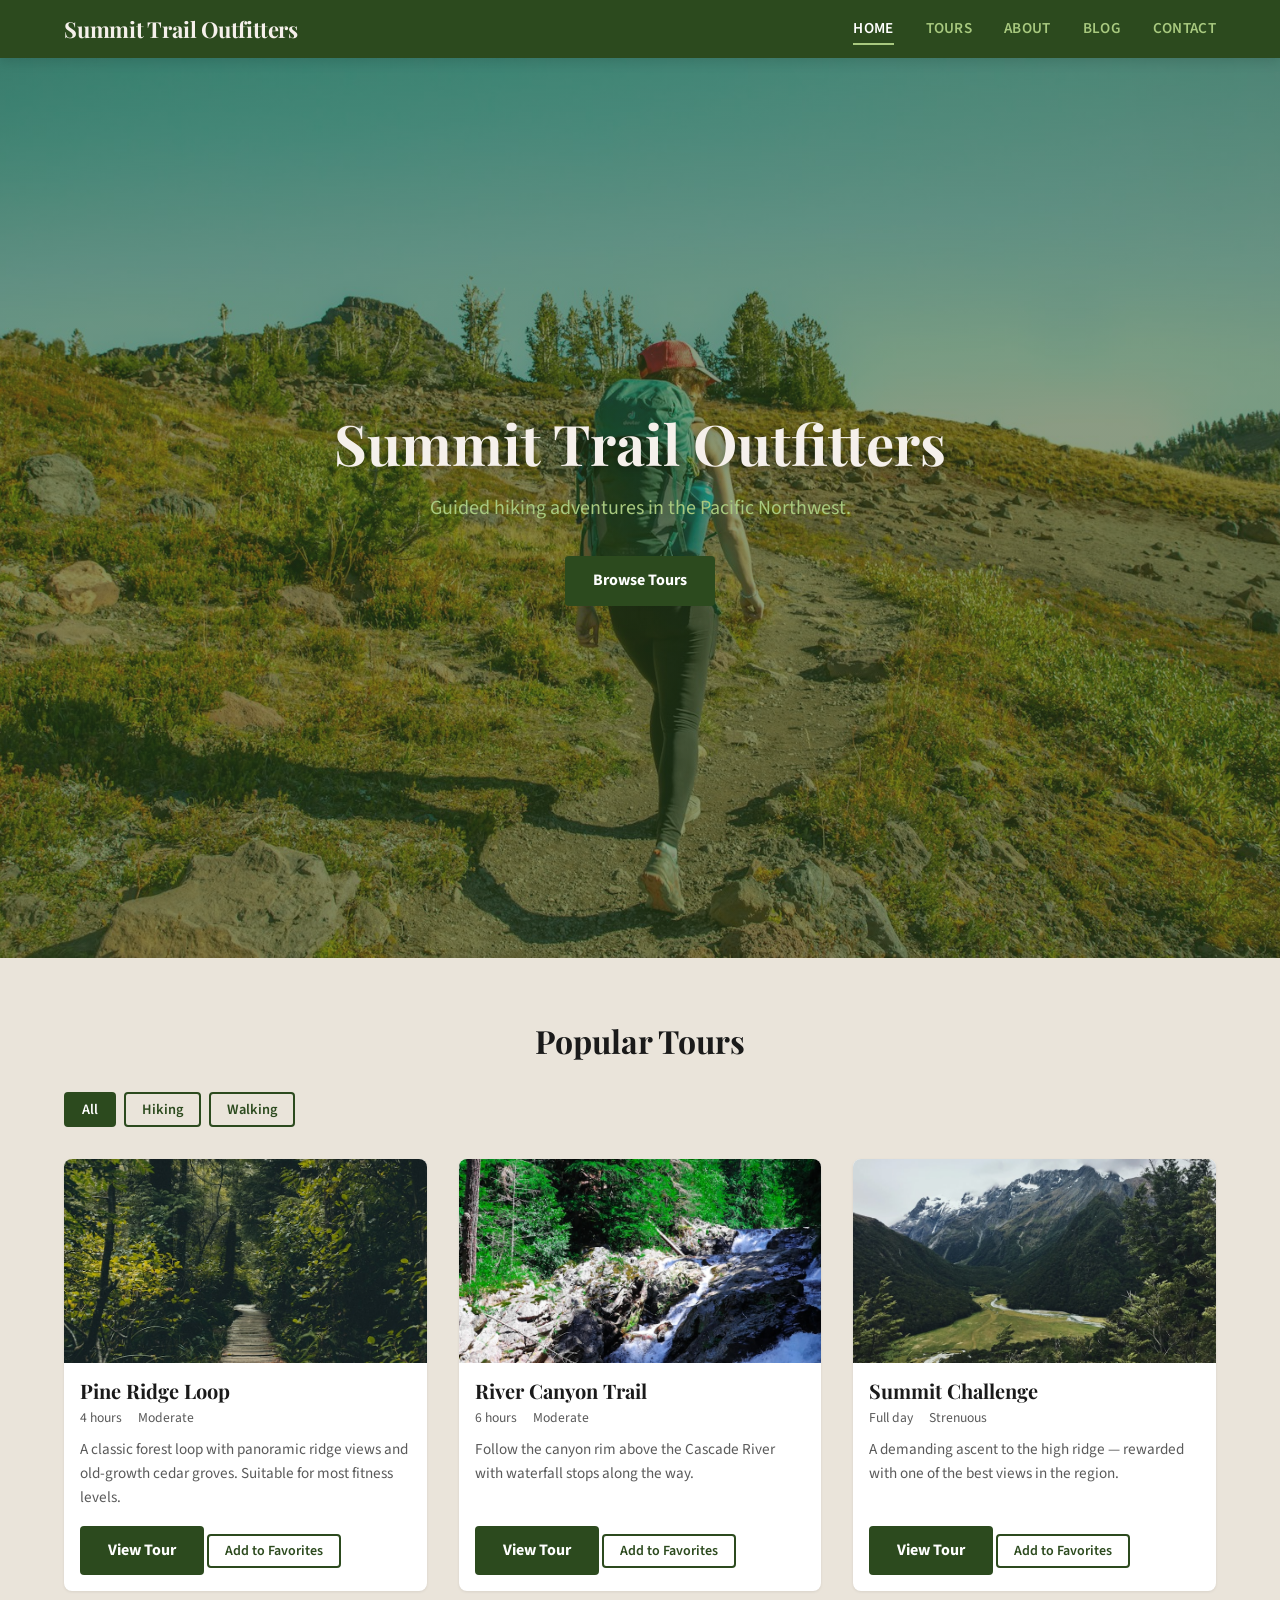
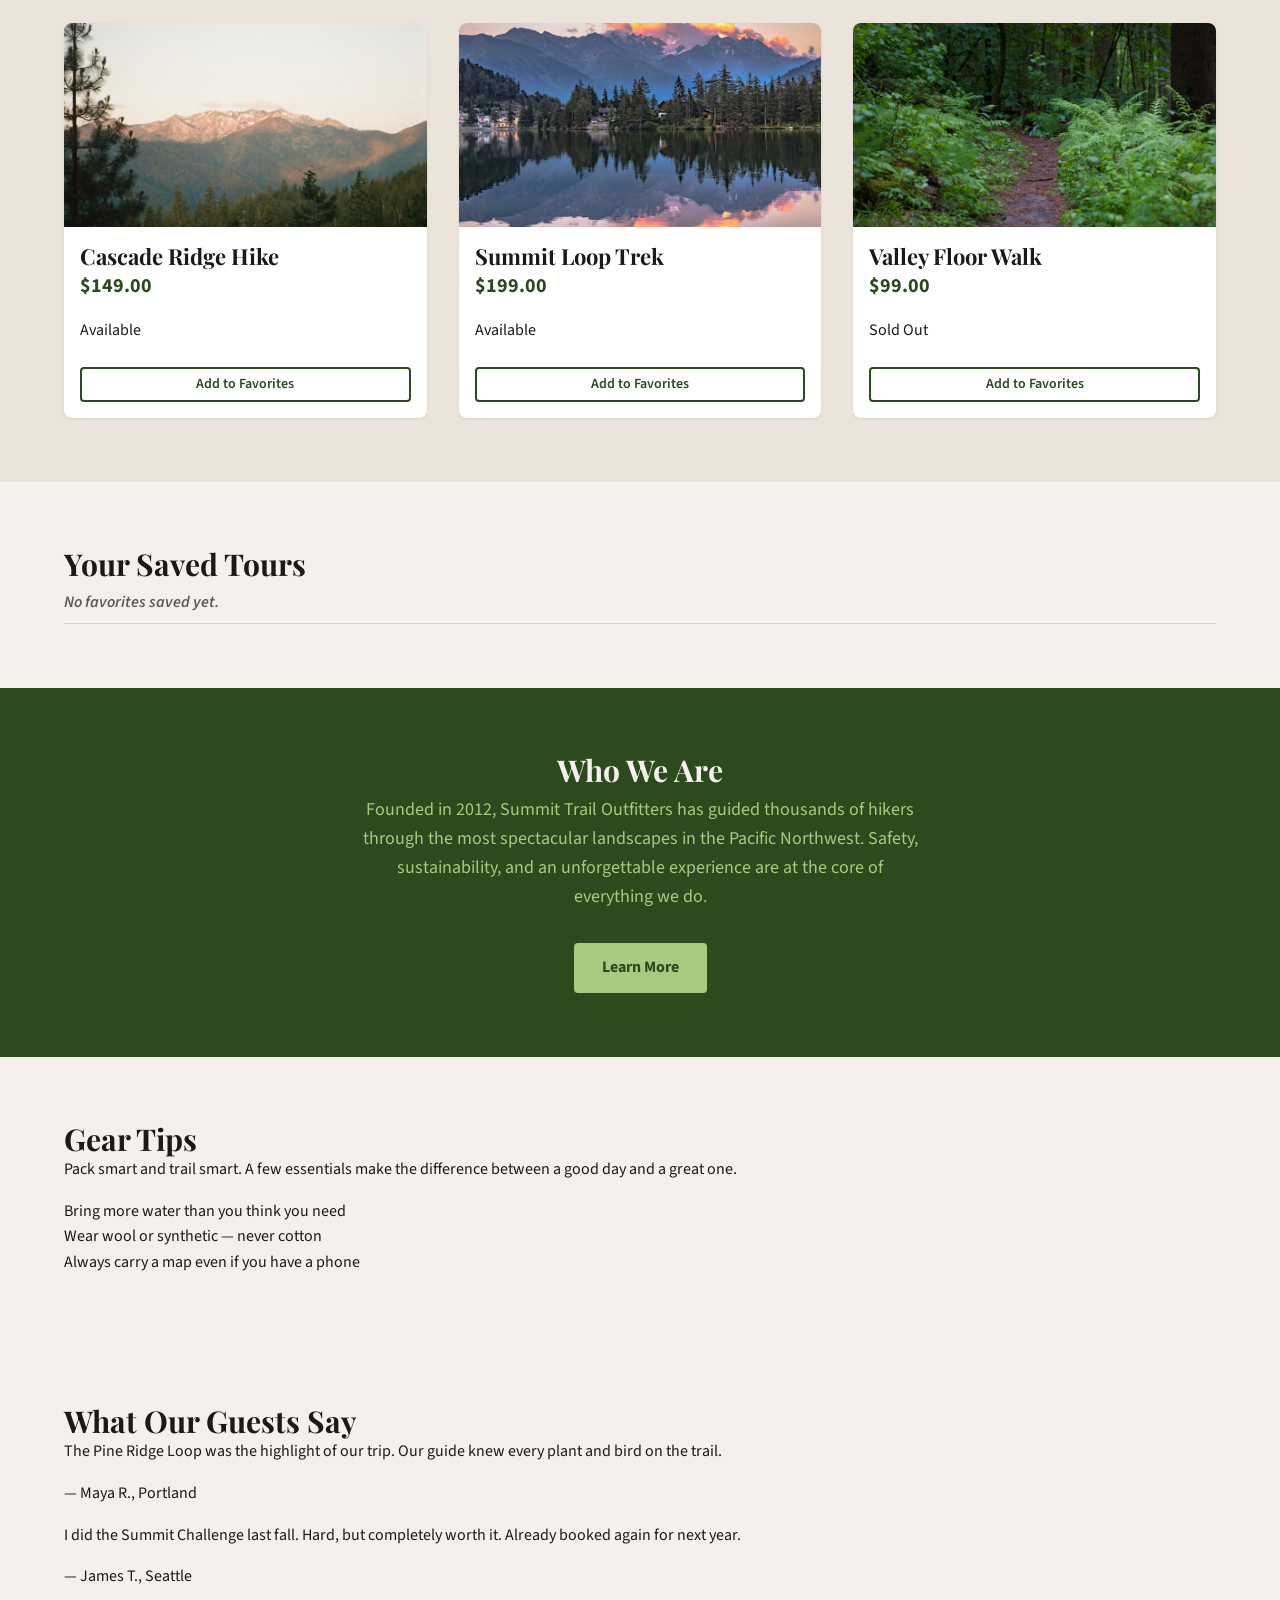
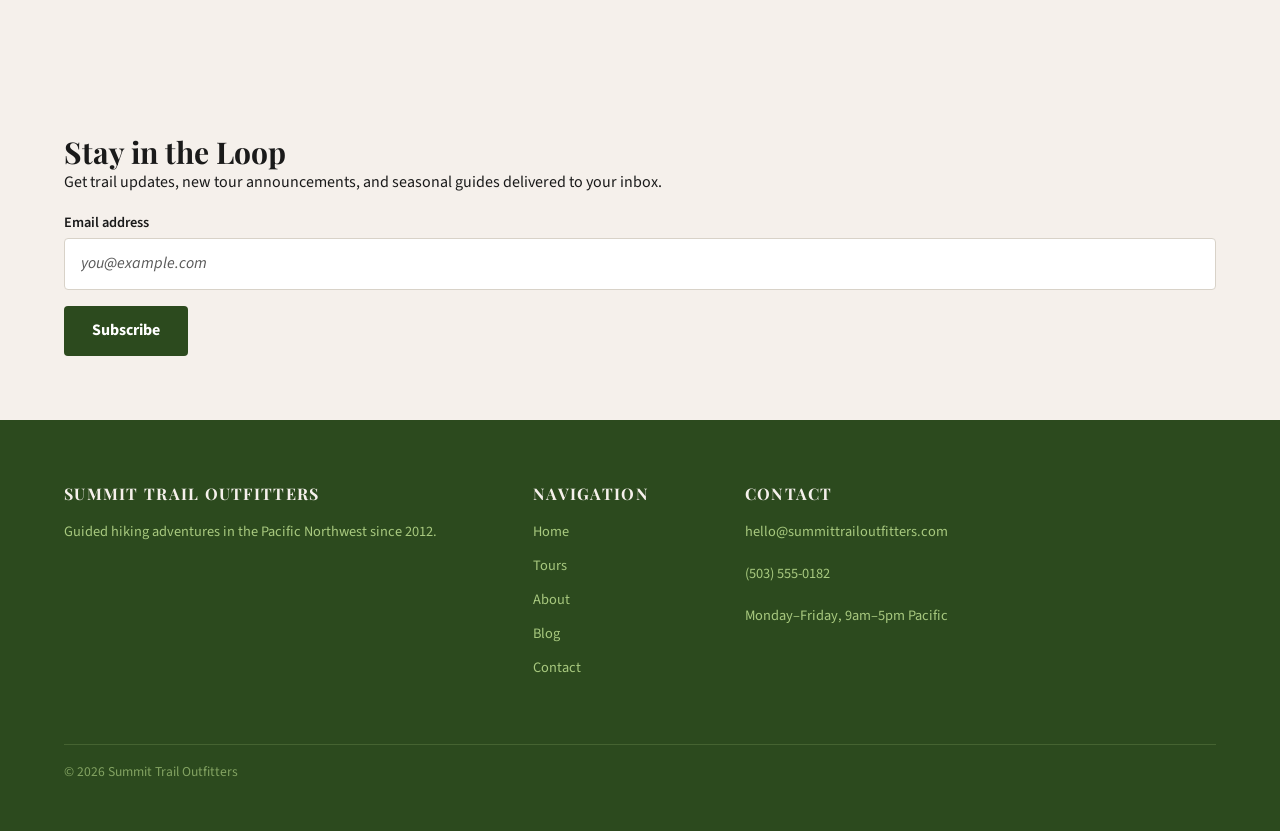
<file: index.html>
<!DOCTYPE html>
<html lang="en">

<head>
    <meta charset="UTF-8">
    <meta name="viewport" content="width=device-width, initial-scale=1">
    <title>Summit Trail Outfitters — Guided Hiking Tours in the Pacific Northwest</title>
    <meta name="description" content="Summit Trail Outfitters leads small-group guided hiking tours through the most spectacular trails in the Pacific Northwest. Book your adventure today.">
    <link rel="icon" href="favicon.ico" type="image/x-icon">
    <link rel="preconnect" href="https://fonts.googleapis.com">
    <link rel="preconnect" href="https://fonts.gstatic.com" crossorigin>
    <link href="https://fonts.googleapis.com/css2?family=Playfair+Display:wght@700&family=Source+Sans+3:wght@400;600&display=swap" rel="stylesheet">
    <link rel="stylesheet" href="styles.css">
    <meta property="og:title" content="Summit Trail Outfitters — Guided Hiking Tours">
    <meta property="og:description" content="Small-group guided hiking adventures across the Pacific Northwest.">
    <meta property="og:type" content="website">
    <script src="scripts/main.js" defer></script>
</head>

<body>

    <header class="site-header">
        <div class="content-wrapper header-inner">
            <a href="index.html" class="site-logo">Summit Trail Outfitters</a>
            <button class="hamburger-btn" aria-expanded="false" aria-label="Toggle navigation">
                <span></span>
                <span></span>
                <span></span>
            </button>
            <nav class="site-nav" aria-label="Main navigation">
                <ul class="nav-links">
                    <li><a href="index.html" aria-current="page">Home</a></li>
                    <li><a href="tours.html">Tours</a></li>
                    <li><a href="about.html">About</a></li>
                    <li><a href="blog.html">Blog</a></li>
                    <li><a href="contact.html">Contact</a></li>
                </ul>
            </nav>
        </div>
    </header>

    <main>

        <section class="hero-section">
            <div class="hero-content">
                <h1 class="hero-heading">Summit Trail Outfitters</h1>
                <p class="hero-subheading">Guided hiking adventures in the Pacific Northwest.</p>
                <a href="tours.html" class="btn btn-primary hero-cta">Browse Tours</a>
            </div>
        </section>

        <section class="featured-tours">
            <div class="content-wrapper">
                <h2 class="section-heading">Popular Tours</h2>
                <div class="filter-buttons">
                    <button class="filter-btn active" data-category="all">All</button>
                    <button class="filter-btn" data-category="hiking">Hiking</button>
                    <button class="filter-btn" data-category="walking">Walking</button>
                </div>
                <div class="tours-grid">
                    <article class="tour-card" data-category="hiking">
                        <div class="tour-card-image-wrap">
                            <img class="tour-card-image" src="images/pine-ridge-loop.jpg" alt="Forested trail through cedar and fir trees on the Pine Ridge Loop">
                        </div>
                        <div class="tour-card-body">
                            <h3 class="tour-card-title">Pine Ridge Loop</h3>
                            <div class="tour-card-meta">
                                <span class="tour-card-meta-item">4 hours</span>
                                <span class="tour-card-meta-item">Moderate</span>
                            </div>
                            <p class="tour-card-description">A classic forest loop with panoramic ridge views and
                                old-growth cedar groves. Suitable for most fitness levels.</p>
                            <div class="tour-card-cta">
                                <a href="tours.html" class="btn btn-primary">View Tour</a>
                                <button class="btn-add-favorite">Add to Favorites</button>
                            </div>
                        </div>
                    </article>
                    <article class="tour-card" data-category="hiking">
                        <div class="tour-card-image-wrap">
                            <img class="tour-card-image" src="images/river-canyon-trail.jpg" alt="Waterfall cascading through a lush forest canyon on the River Canyon Trail">
                        </div>
                        <div class="tour-card-body">
                            <h3 class="tour-card-title">River Canyon Trail</h3>
                            <div class="tour-card-meta">
                                <span class="tour-card-meta-item">6 hours</span>
                                <span class="tour-card-meta-item">Moderate</span>
                            </div>
                            <p class="tour-card-description">Follow the canyon rim above the Cascade River with
                                waterfall stops along the way.</p>
                            <div class="tour-card-cta">
                                <a href="tours.html" class="btn btn-primary">View Tour</a>
                                <button class="btn-add-favorite">Add to Favorites</button>
                            </div>
                        </div>
                    </article>
                    <article class="tour-card" data-category="hiking">
                        <div class="tour-card-image-wrap">
                            <img class="tour-card-image" src="images/summit-challenge.jpg" alt="Panoramic view from a high mountain ridge on the Summit Challenge">
                        </div>
                        <div class="tour-card-body">
                            <h3 class="tour-card-title">Summit Challenge</h3>
                            <div class="tour-card-meta">
                                <span class="tour-card-meta-item">Full day</span>
                                <span class="tour-card-meta-item">Strenuous</span>
                            </div>
                            <p class="tour-card-description">A demanding ascent to the high ridge — rewarded with one of
                                the best views in the region.</p>
                            <div class="tour-card-cta">
                                <a href="tours.html" class="btn btn-primary">View Tour</a>
                                <button class="btn-add-favorite">Add to Favorites</button>
                            </div>
                        </div>
                    </article>
                </div>
            </div>
        </section>

        <section class="favorites-section section-padding">
            <div class="content-wrapper">
                <h2>Your Saved Tours</h2>
                <ul class="favorites-list"></ul>
            </div>
        </section>

        <section class="cta-section">
            <div class="content-wrapper">
                <h2>Who We Are</h2>
                <p>Founded in 2012, Summit Trail Outfitters has guided thousands of hikers through the most spectacular
                    landscapes in the Pacific Northwest. Safety, sustainability, and an unforgettable experience are at
                    the core of everything we do.</p>
                <a href="about.html" class="btn btn-accent">Learn More</a>
            </div>
        </section>

        <section class="section-padding">
            <div class="content-wrapper">
                <h2>Gear Tips</h2>
                <p>Pack smart and trail smart. A few essentials make the difference between a good day and a great one.
                </p>
                <ul>
                    <li>Bring more water than you think you need</li>
                    <li>Wear wool or synthetic — never cotton</li>
                    <li>Always carry a map even if you have a phone</li>
                </ul>
            </div>
        </section>

        <section class="section-padding">
            <div class="content-wrapper">
                <h2>What Our Guests Say</h2>
                <article>
                    <blockquote>
                        <p>The Pine Ridge Loop was the highlight of our trip. Our guide knew every plant and bird on the
                            trail.</p>
                    </blockquote>
                    <p>— Maya R., Portland</p>
                </article>
                <article>
                    <blockquote>
                        <p>I did the Summit Challenge last fall. Hard, but completely worth it. Already booked again for
                            next year.</p>
                    </blockquote>
                    <p>— James T., Seattle</p>
                </article>
            </div>
        </section>

        <section class="section-padding">
            <div class="content-wrapper">
                <h2>Stay in the Loop</h2>
                <p>Get trail updates, new tour announcements, and seasonal guides delivered to your inbox.</p>
                <form>
                    <div class="form-group">
                        <label for="newsletter-email">Email address</label>
                        <input type="email" id="newsletter-email" name="email" required placeholder="you@example.com">
                    </div>
                    <button type="submit" class="btn btn-primary">Subscribe</button>
                </form>
            </div>
        </section>

    </main>

    <footer class="site-footer">
        <div class="content-wrapper">
            <div class="footer-grid">
                <div class="footer-col">
                    <h3>Summit Trail Outfitters</h3>
                    <p>Guided hiking adventures in the Pacific Northwest since 2012.</p>
                </div>
                <div class="footer-col">
                    <h3>Navigation</h3>
                    <nav class="footer-nav" aria-label="Footer">
                        <a href="index.html">Home</a>
                        <a href="tours.html">Tours</a>
                        <a href="about.html">About</a>
                        <a href="blog.html">Blog</a>
                        <a href="contact.html">Contact</a>
                    </nav>
                </div>
                <div class="footer-col">
                    <h3>Contact</h3>
                    <p>hello@summittrailoutfitters.com</p>
                    <p>(503) 555-0182</p>
                    <p>Monday–Friday, 9am–5pm Pacific</p>
                </div>
            </div>
            <div class="footer-bottom">
                <p>&copy; 2026 Summit Trail Outfitters</p>
            </div>
        </div>
    </footer>

</body>

</html>
</file>
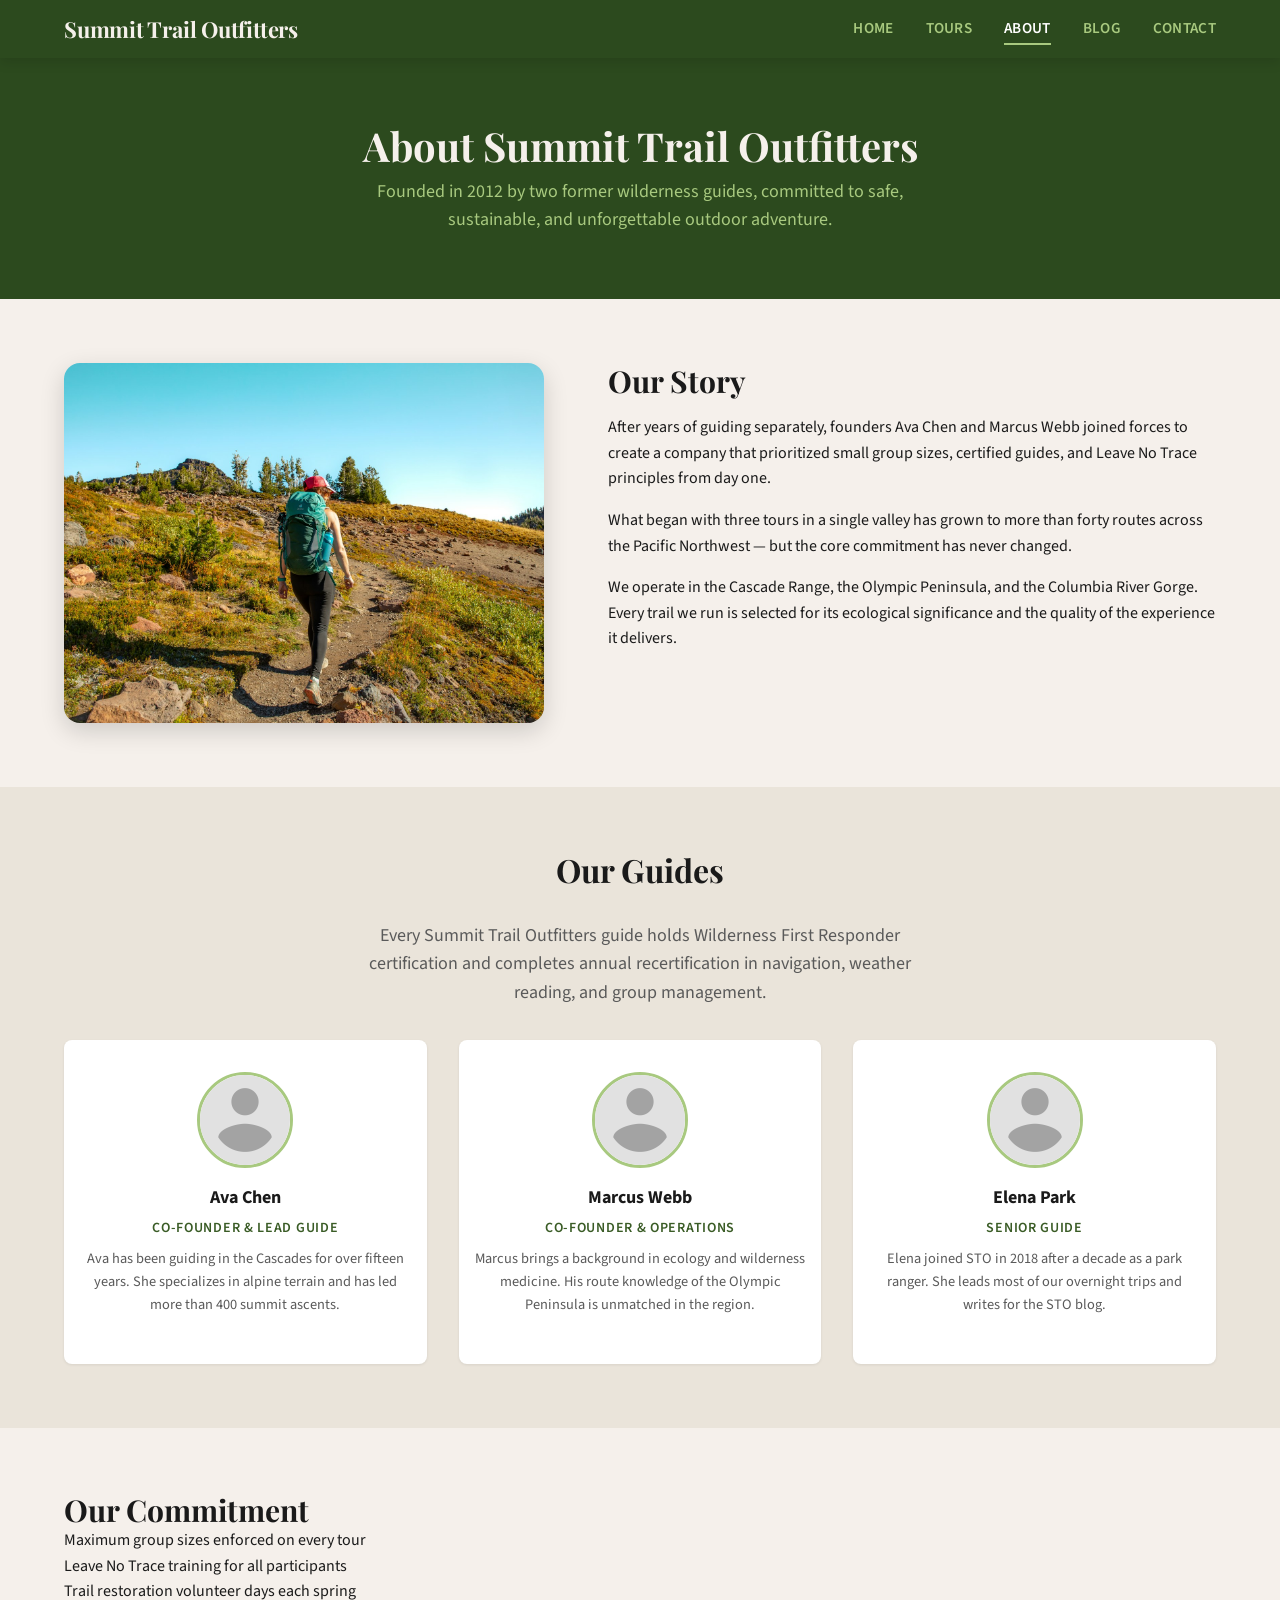
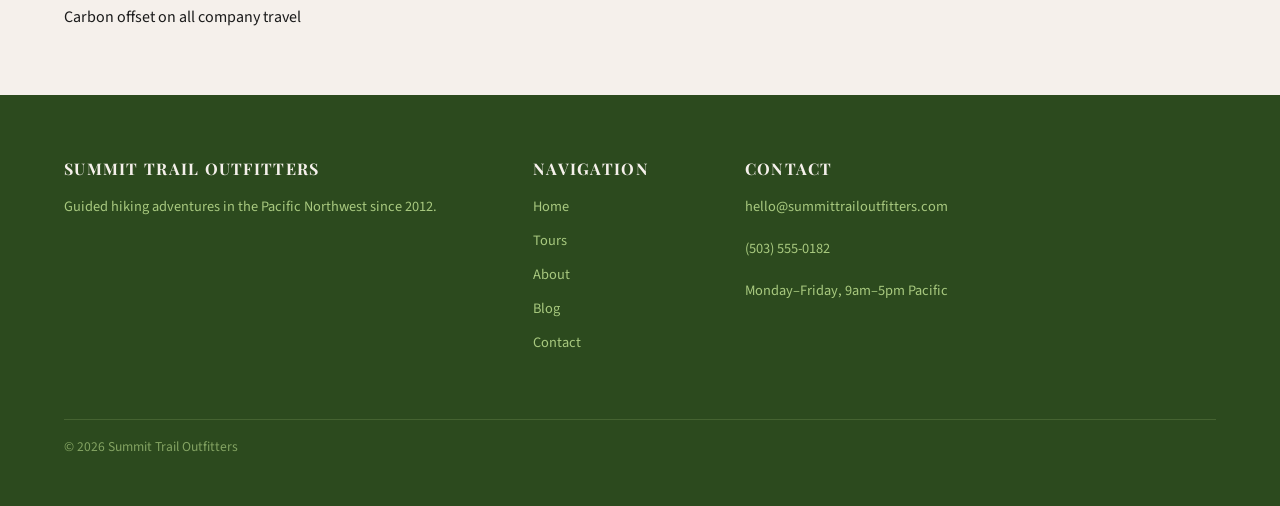
<file: about.html>
<!DOCTYPE html>
<html lang="en">

<head>
  <meta charset="UTF-8">
  <meta name="viewport" content="width=device-width, initial-scale=1">
  <title>About — Summit Trail Outfitters</title>
  <meta name="description" content="Founded in 2012, Summit Trail Outfitters is committed to safe, sustainable, and unforgettable outdoor adventure in the Pacific Northwest.">
  <link rel="icon" href="favicon.ico" type="image/x-icon">
  <link rel="preconnect" href="https://fonts.googleapis.com">
  <link rel="preconnect" href="https://fonts.gstatic.com" crossorigin>
  <link href="https://fonts.googleapis.com/css2?family=Playfair+Display:wght@700&family=Source+Sans+3:wght@400;600&display=swap" rel="stylesheet">
  <link rel="stylesheet" href="styles.css">
  <meta property="og:title" content="About Summit Trail Outfitters">
  <meta property="og:description" content="Our story, our guides, and our commitment to the outdoors.">
  <meta property="og:type" content="website">
  <script src="scripts/main.js" defer></script>
</head>

<body>

    <header class="site-header">
        <div class="content-wrapper header-inner">
            <a href="index.html" class="site-logo">Summit Trail Outfitters</a>
            <button class="hamburger-btn" aria-expanded="false" aria-label="Toggle navigation">
                <span></span>
                <span></span>
                <span></span>
            </button>
            <nav class="site-nav" aria-label="Main navigation">
                <ul class="nav-links">
                    <li><a href="index.html">Home</a></li>
                    <li><a href="tours.html">Tours</a></li>
                    <li><a href="about.html" aria-current="page">About</a></li>
                    <li><a href="blog.html">Blog</a></li>
                    <li><a href="contact.html">Contact</a></li>
                </ul>
            </nav>
        </div>
    </header>

    <main>

        <section class="page-header">
            <div class="content-wrapper">
                <h1>About Summit Trail Outfitters</h1>
                <p>Founded in 2012 by two former wilderness guides, committed to safe, sustainable, and unforgettable outdoor adventure.</p>
            </div>
        </section>

        <section class="about-story">
            <div class="content-wrapper">
                <div class="about-story-inner">
                    <img class="about-story-image" src="images/hero.jpg" alt="Hikers ascending a forested trail in the Pacific Northwest">
                    <div class="about-story-text">
                        <h2>Our Story</h2>
                        <p>After years of guiding separately, founders Ava Chen and Marcus Webb joined forces to create a company that prioritized small group sizes, certified guides, and Leave No Trace principles from day one.</p>
                        <p>What began with three tours in a single valley has grown to more than forty routes across the Pacific Northwest — but the core commitment has never changed.</p>
                        <p>We operate in the Cascade Range, the Olympic Peninsula, and the Columbia River Gorge. Every trail we run is selected for its ecological significance and the quality of the experience it delivers.</p>
                    </div>
                </div>
            </div>
        </section>

        <section class="team-section">
            <div class="content-wrapper">
                <h2 class="section-heading">Our Guides</h2>
                <p class="section-subheading">Every Summit Trail Outfitters guide holds Wilderness First Responder certification and completes annual recertification in navigation, weather reading, and group management.</p>
                <div class="team-grid">
                    <div class="guide-card">
                        <img class="guide-avatar" src="images/Profile_avatar_placeholder_large.png" alt="Ava Chen, Co-Founder and Lead Guide">
                        <p class="guide-name">Ava Chen</p>
                        <p class="guide-role">Co-Founder &amp; Lead Guide</p>
                        <p class="guide-bio">Ava has been guiding in the Cascades for over fifteen years. She specializes in alpine terrain and has led more than 400 summit ascents.</p>
                    </div>
                    <div class="guide-card">
                        <img class="guide-avatar" src="images/Profile_avatar_placeholder_large.png" alt="Marcus Webb, Co-Founder and Operations">
                        <p class="guide-name">Marcus Webb</p>
                        <p class="guide-role">Co-Founder &amp; Operations</p>
                        <p class="guide-bio">Marcus brings a background in ecology and wilderness medicine. His route knowledge of the Olympic Peninsula is unmatched in the region.</p>
                    </div>
                    <div class="guide-card">
                        <img class="guide-avatar" src="images/Profile_avatar_placeholder_large.png" alt="Elena Park, Senior Guide">
                        <p class="guide-name">Elena Park</p>
                        <p class="guide-role">Senior Guide</p>
                        <p class="guide-bio">Elena joined STO in 2018 after a decade as a park ranger. She leads most of our overnight trips and writes for the STO blog.</p>
                    </div>
                </div>
            </div>
        </section>

        <section class="section-padding">
            <div class="content-wrapper">
                <h2>Our Commitment</h2>
                <ul>
                    <li>Maximum group sizes enforced on every tour</li>
                    <li>Leave No Trace training for all participants</li>
                    <li>Trail restoration volunteer days each spring</li>
                    <li>Carbon offset on all company travel</li>
                </ul>
            </div>
        </section>

    </main>

    <footer class="site-footer">
        <div class="content-wrapper">
            <div class="footer-grid">
                <div class="footer-col">
                    <h3>Summit Trail Outfitters</h3>
                    <p>Guided hiking adventures in the Pacific Northwest since 2012.</p>
                </div>
                <div class="footer-col">
                    <h3>Navigation</h3>
                    <nav class="footer-nav" aria-label="Footer">
                        <a href="index.html">Home</a>
                        <a href="tours.html">Tours</a>
                        <a href="about.html">About</a>
                        <a href="blog.html">Blog</a>
                        <a href="contact.html">Contact</a>
                    </nav>
                </div>
                <div class="footer-col">
                    <h3>Contact</h3>
                    <p>hello@summittrailoutfitters.com</p>
                    <p>(503) 555-0182</p>
                    <p>Monday–Friday, 9am–5pm Pacific</p>
                </div>
            </div>
            <div class="footer-bottom">
                <p>&copy; 2026 Summit Trail Outfitters</p>
            </div>
        </div>
    </footer>

</body>

</html>
</file>
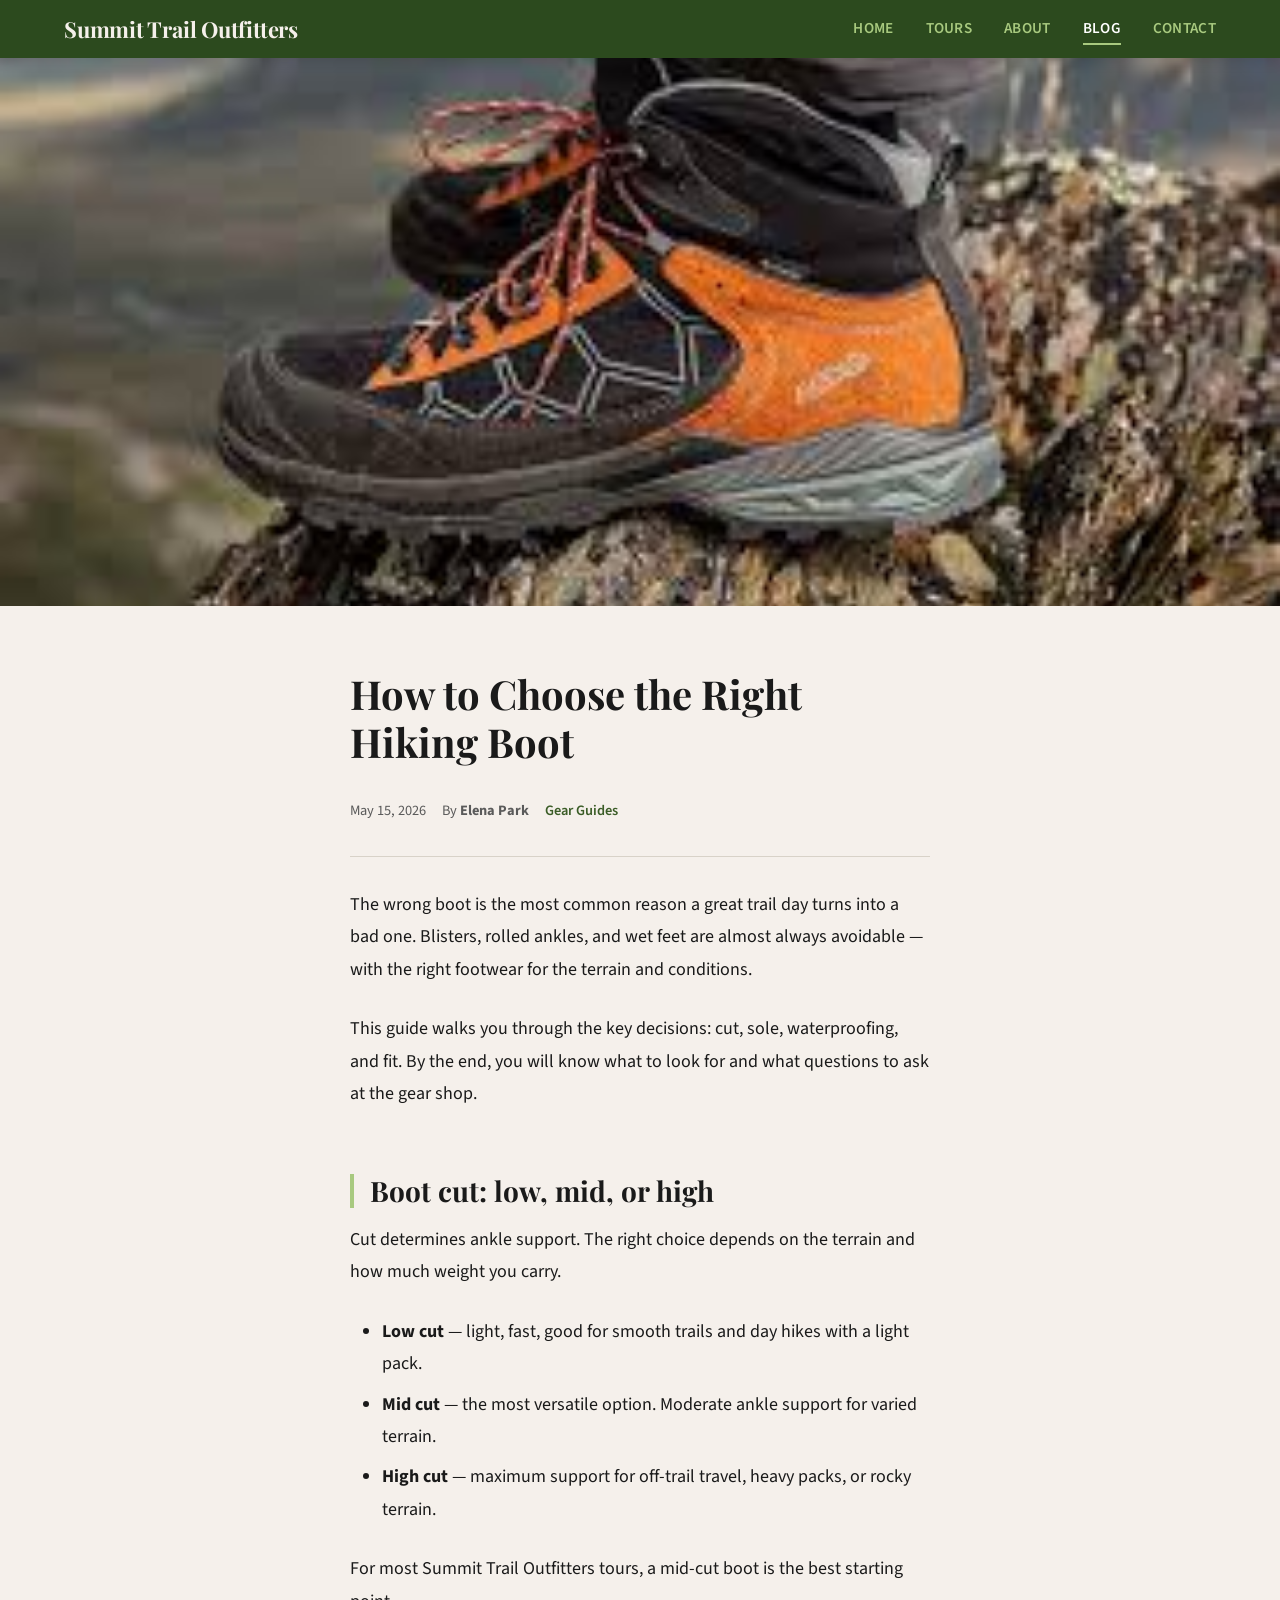
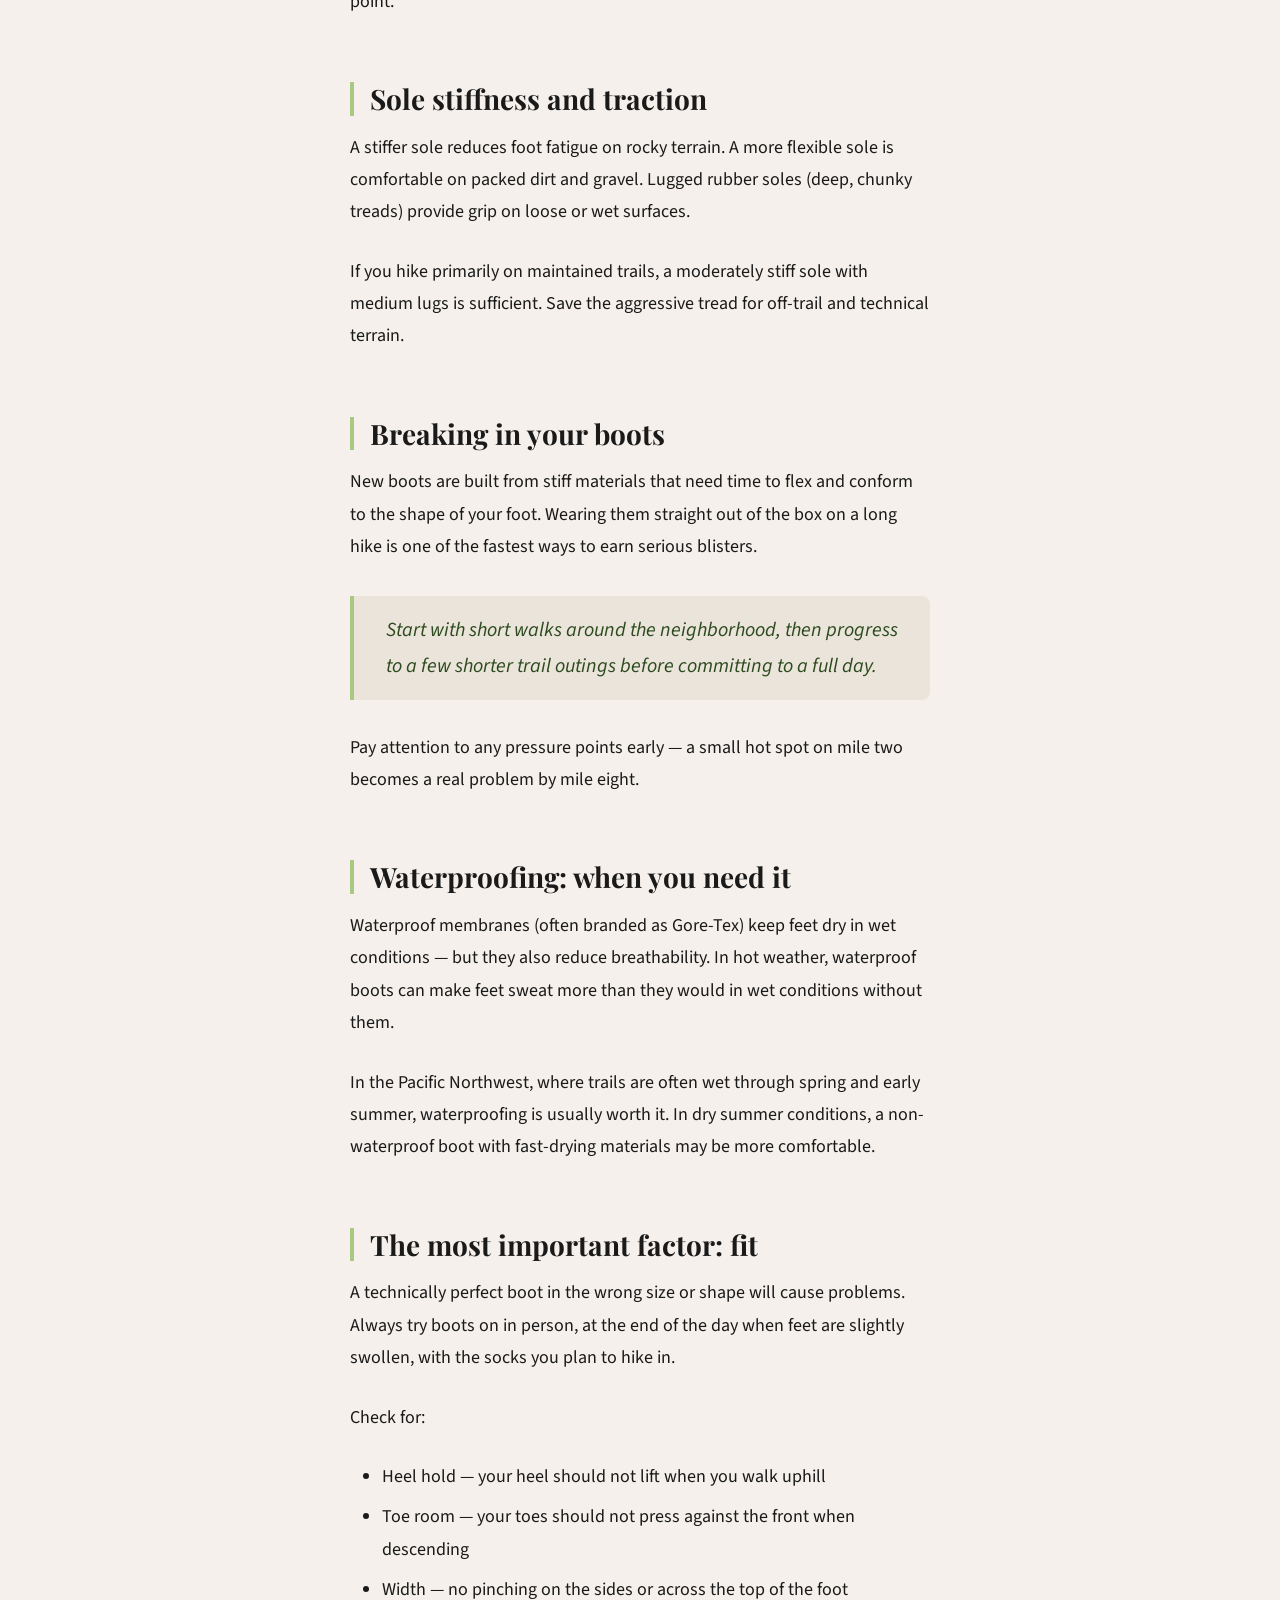
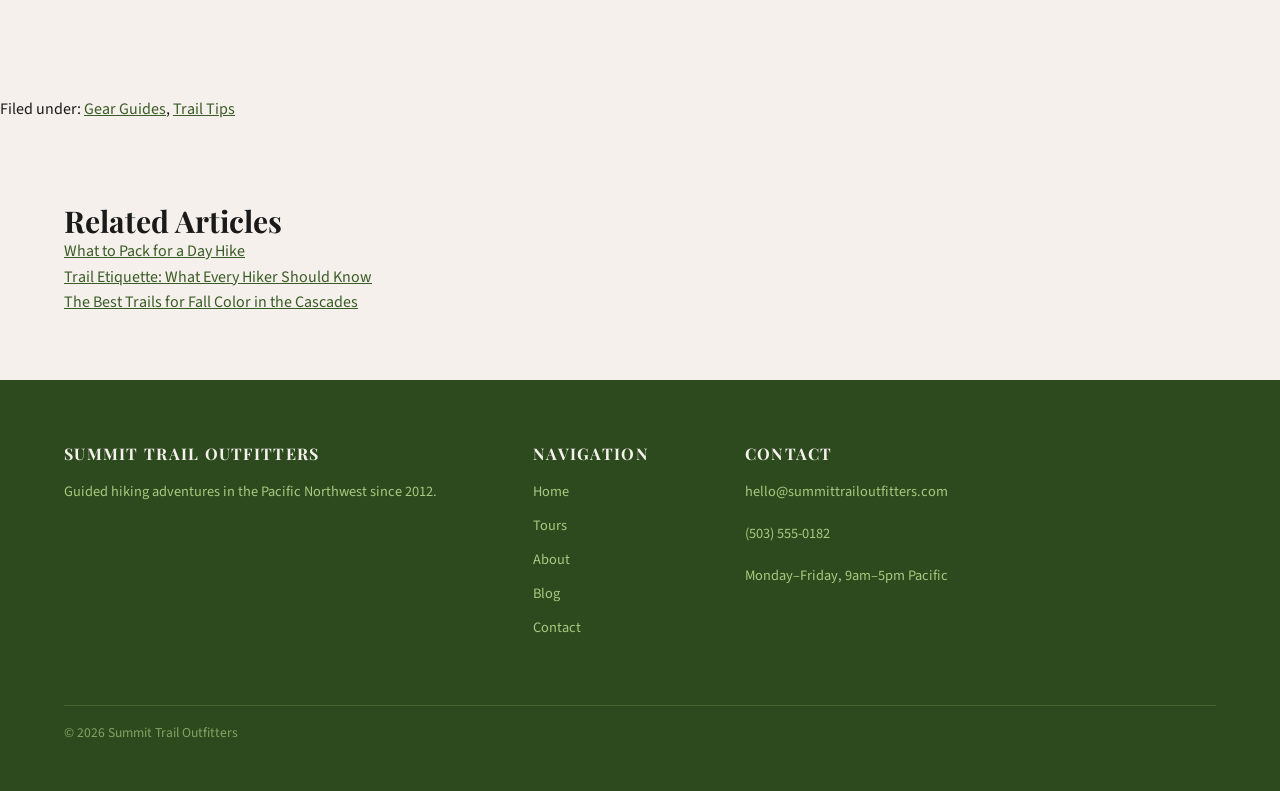
<file: blog-article.html>
<!DOCTYPE html>
<html lang="en">

<head>
  <meta charset="UTF-8">
  <meta name="viewport" content="width=device-width, initial-scale=1">
  <title>How to Choose the Right Hiking Boot — Summit Trail Outfitters Blog</title>
  <meta name="description" content="Cut, sole, waterproofing, and fit — our guide to choosing a hiking boot that will keep you comfortable on any trail.">
  <link rel="icon" href="favicon.ico" type="image/x-icon">
  <link rel="preconnect" href="https://fonts.googleapis.com">
  <link rel="preconnect" href="https://fonts.gstatic.com" crossorigin>
  <link href="https://fonts.googleapis.com/css2?family=Playfair+Display:wght@700&family=Source+Sans+3:wght@400;600&display=swap" rel="stylesheet">
  <link rel="stylesheet" href="styles.css">
  <meta property="og:title" content="How to Choose the Right Hiking Boot">
  <meta property="og:description" content="A beginner's guide to hiking boot selection from Summit Trail Outfitters.">
  <meta property="og:type" content="article">
  <script src="scripts/main.js" defer></script>
</head>

<body>

    <header class="site-header">
        <div class="content-wrapper header-inner">
            <a href="index.html" class="site-logo">Summit Trail Outfitters</a>
            <button class="hamburger-btn" aria-expanded="false" aria-label="Toggle navigation">
                <span></span>
                <span></span>
                <span></span>
            </button>
            <nav class="site-nav" aria-label="Main navigation">
                <ul class="nav-links">
                    <li><a href="index.html">Home</a></li>
                    <li><a href="tours.html">Tours</a></li>
                    <li><a href="about.html">About</a></li>
                    <li><a href="blog.html" aria-current="page">Blog</a></li>
                    <li><a href="contact.html">Contact</a></li>
                </ul>
            </nav>
        </div>
    </header>

    <main>

        <article>

            <img src="images/hiking-boots.jpg" alt="Three pairs of hiking boots arranged on a wooden surface" class="article-hero-image" width="800" height="450">

            <div class="article-content">

                <h1>How to Choose the Right Hiking Boot</h1>

                <div class="article-meta">
                    <time class="article-date" datetime="2026-05-15">May 15, 2026</time>
                    <span>By <strong>Elena Park</strong></span>
                    <span class="article-category"><a href="blog.html">Gear Guides</a></span>
                </div>

                <p>The wrong boot is the most common reason a great trail day turns into a bad one. Blisters, rolled ankles, and wet feet are almost always avoidable — with the right footwear for the terrain and conditions.</p>
                <p>This guide walks you through the key decisions: cut, sole, waterproofing, and fit. By the end, you will know what to look for and what questions to ask at the gear shop.</p>

                <h2>Boot cut: low, mid, or high</h2>
                <p>Cut determines ankle support. The right choice depends on the terrain and how much weight you carry.</p>
                <ul>
                    <li><strong>Low cut</strong> — light, fast, good for smooth trails and day hikes with a light pack.</li>
                    <li><strong>Mid cut</strong> — the most versatile option. Moderate ankle support for varied terrain.</li>
                    <li><strong>High cut</strong> — maximum support for off-trail travel, heavy packs, or rocky terrain.</li>
                </ul>
                <p>For most Summit Trail Outfitters tours, a mid-cut boot is the best starting point.</p>

                <h2>Sole stiffness and traction</h2>
                <p>A stiffer sole reduces foot fatigue on rocky terrain. A more flexible sole is comfortable on packed dirt and gravel. Lugged rubber soles (deep, chunky treads) provide grip on loose or wet surfaces.</p>
                <p>If you hike primarily on maintained trails, a moderately stiff sole with medium lugs is sufficient. Save the aggressive tread for off-trail and technical terrain.</p>

                <h2>Breaking in your boots</h2>
                <p>New boots are built from stiff materials that need time to flex and conform to the shape of your foot. Wearing them straight out of the box on a long hike is one of the fastest ways to earn serious blisters.</p>

                <blockquote>
                    <p>Start with short walks around the neighborhood, then progress to a few shorter trail outings before committing to a full day.</p>
                </blockquote>

                <p>Pay attention to any pressure points early — a small hot spot on mile two becomes a real problem by mile eight.</p>

                <h2>Waterproofing: when you need it</h2>
                <p>Waterproof membranes (often branded as Gore-Tex) keep feet dry in wet conditions — but they also reduce breathability. In hot weather, waterproof boots can make feet sweat more than they would in wet conditions without them.</p>
                <p>In the Pacific Northwest, where trails are often wet through spring and early summer, waterproofing is usually worth it. In dry summer conditions, a non-waterproof boot with fast-drying materials may be more comfortable.</p>

                <h2>The most important factor: fit</h2>
                <p>A technically perfect boot in the wrong size or shape will cause problems. Always try boots on in person, at the end of the day when feet are slightly swollen, with the socks you plan to hike in.</p>
                <p>Check for:</p>
                <ul>
                    <li>Heel hold — your heel should not lift when you walk uphill</li>
                    <li>Toe room — your toes should not press against the front when descending</li>
                    <li>Width — no pinching on the sides or across the top of the foot</li>
                </ul>

            </div>

            <footer>
                <p>Filed under: <a href="blog.html">Gear Guides</a>, <a href="blog.html">Trail Tips</a></p>
            </footer>

        </article>

        <aside class="section-padding">
            <div class="content-wrapper">
                <h2>Related Articles</h2>
                <ul>
                    <li><a href="blog.html">What to Pack for a Day Hike</a></li>
                    <li><a href="blog.html">Trail Etiquette: What Every Hiker Should Know</a></li>
                    <li><a href="blog.html">The Best Trails for Fall Color in the Cascades</a></li>
                </ul>
            </div>
        </aside>

    </main>

    <footer class="site-footer">
        <div class="content-wrapper">
            <div class="footer-grid">
                <div class="footer-col">
                    <h3>Summit Trail Outfitters</h3>
                    <p>Guided hiking adventures in the Pacific Northwest since 2012.</p>
                </div>
                <div class="footer-col">
                    <h3>Navigation</h3>
                    <nav class="footer-nav" aria-label="Footer">
                        <a href="index.html">Home</a>
                        <a href="tours.html">Tours</a>
                        <a href="about.html">About</a>
                        <a href="blog.html">Blog</a>
                        <a href="contact.html">Contact</a>
                    </nav>
                </div>
                <div class="footer-col">
                    <h3>Contact</h3>
                    <p>hello@summittrailoutfitters.com</p>
                    <p>(503) 555-0182</p>
                    <p>Monday–Friday, 9am–5pm Pacific</p>
                </div>
            </div>
            <div class="footer-bottom">
                <p>&copy; 2026 Summit Trail Outfitters</p>
            </div>
        </div>
    </footer>

</body>

</html>
</file>
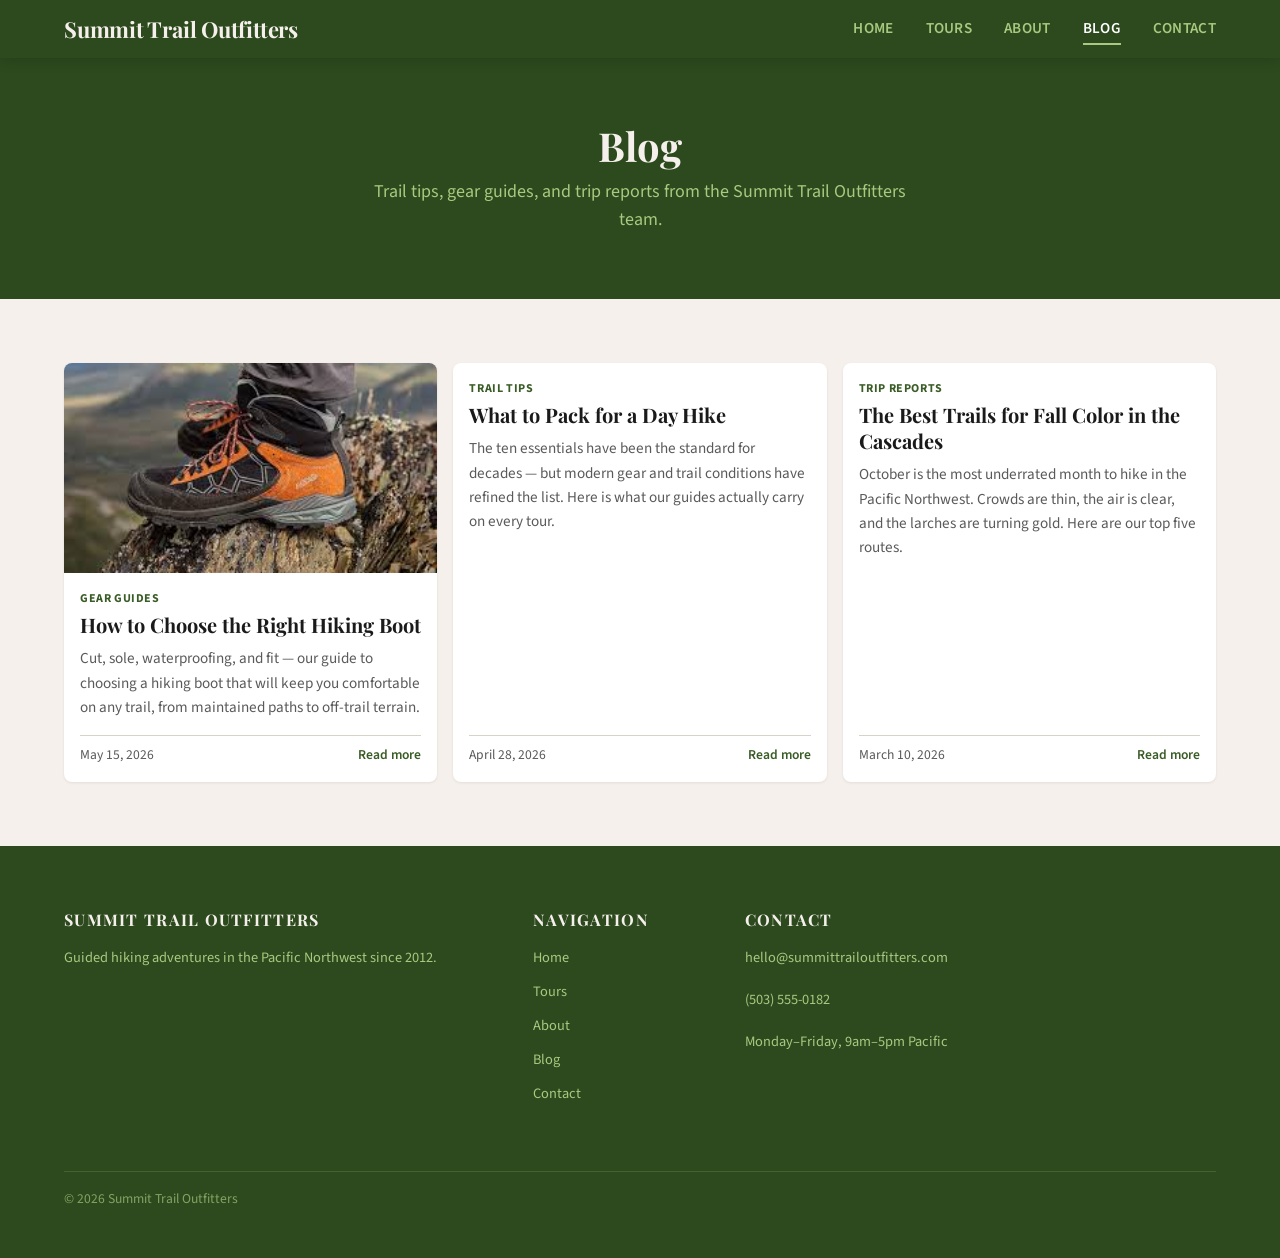
<file: blog.html>
<!DOCTYPE html>
<html lang="en">

<head>
    <meta charset="UTF-8">
    <meta name="viewport" content="width=device-width, initial-scale=1">
    <title>Blog — Summit Trail Outfitters</title>
    <meta name="description" content="Trail tips, gear guides, and trip reports from the Summit Trail Outfitters team.">
    <link rel="icon" href="favicon.ico" type="image/x-icon">
    <link rel="preconnect" href="https://fonts.googleapis.com">
    <link rel="preconnect" href="https://fonts.gstatic.com" crossorigin>
    <link href="https://fonts.googleapis.com/css2?family=Playfair+Display:wght@700&family=Source+Sans+3:wght@400;600&display=swap" rel="stylesheet">
    <link rel="stylesheet" href="styles.css">
    <meta property="og:title" content="Blog — Summit Trail Outfitters">
    <meta property="og:description" content="Trail tips, gear guides, and trip reports from the Summit Trail Outfitters team.">
    <meta property="og:type" content="website">
    <script src="scripts/main.js" defer></script>
</head>

<body>

    <header class="site-header">
        <div class="content-wrapper header-inner">
            <a href="index.html" class="site-logo">Summit Trail Outfitters</a>
            <button class="hamburger-btn" aria-expanded="false" aria-label="Toggle navigation">
                <span></span>
                <span></span>
                <span></span>
            </button>
            <nav class="site-nav" aria-label="Main navigation">
                <ul class="nav-links">
                    <li><a href="index.html">Home</a></li>
                    <li><a href="tours.html">Tours</a></li>
                    <li><a href="about.html">About</a></li>
                    <li><a href="blog.html" aria-current="page">Blog</a></li>
                    <li><a href="contact.html">Contact</a></li>
                </ul>
            </nav>
        </div>
    </header>

    <main>

        <section class="page-header">
            <div class="content-wrapper">
                <h1>Blog</h1>
                <p>Trail tips, gear guides, and trip reports from the Summit Trail Outfitters team.</p>
            </div>
        </section>

        <div class="content-wrapper">
            <div class="blog-grid">

                <article class="post-card">
                    <img src="images/hiking-boots.jpg" alt="Three pairs of hiking boots on a wooden surface" class="post-card-image">
                    <div class="post-card-body">
                        <p class="post-category">Gear Guides</p>
                        <h2 class="post-card-title">How to Choose the Right Hiking Boot</h2>
                        <p class="post-card-excerpt">Cut, sole, waterproofing, and fit — our guide to choosing a hiking boot that will keep you comfortable on any trail, from maintained paths to off-trail terrain.</p>
                        <div class="post-card-footer">
                            <time datetime="2026-05-15">May 15, 2026</time>
                            <a href="blog-article.html" class="read-more">Read more</a>
                        </div>
                    </div>
                </article>

                <article class="post-card">
                    <div class="post-card-body">
                        <p class="post-category">Trail Tips</p>
                        <h2 class="post-card-title">What to Pack for a Day Hike</h2>
                        <p class="post-card-excerpt">The ten essentials have been the standard for decades — but modern gear and trail conditions have refined the list. Here is what our guides actually carry on every tour.</p>
                        <div class="post-card-footer">
                            <time datetime="2026-04-28">April 28, 2026</time>
                            <a href="blog.html" class="read-more">Read more</a>
                        </div>
                    </div>
                </article>

                <article class="post-card">
                    <div class="post-card-body">
                        <p class="post-category">Trip Reports</p>
                        <h2 class="post-card-title">The Best Trails for Fall Color in the Cascades</h2>
                        <p class="post-card-excerpt">October is the most underrated month to hike in the Pacific Northwest. Crowds are thin, the air is clear, and the larches are turning gold. Here are our top five routes.</p>
                        <div class="post-card-footer">
                            <time datetime="2026-03-10">March 10, 2026</time>
                            <a href="blog.html" class="read-more">Read more</a>
                        </div>
                    </div>
                </article>

            </div>
        </div>

    </main>

    <footer class="site-footer">
        <div class="content-wrapper">
            <div class="footer-grid">
                <div class="footer-col">
                    <h3>Summit Trail Outfitters</h3>
                    <p>Guided hiking adventures in the Pacific Northwest since 2012.</p>
                </div>
                <div class="footer-col">
                    <h3>Navigation</h3>
                    <nav class="footer-nav" aria-label="Footer">
                        <a href="index.html">Home</a>
                        <a href="tours.html">Tours</a>
                        <a href="about.html">About</a>
                        <a href="blog.html">Blog</a>
                        <a href="contact.html">Contact</a>
                    </nav>
                </div>
                <div class="footer-col">
                    <h3>Contact</h3>
                    <p>hello@summittrailoutfitters.com</p>
                    <p>(503) 555-0182</p>
                    <p>Monday–Friday, 9am–5pm Pacific</p>
                </div>
            </div>
            <div class="footer-bottom">
                <p>&copy; 2026 Summit Trail Outfitters</p>
            </div>
        </div>
    </footer>

</body>

</html>
</file>
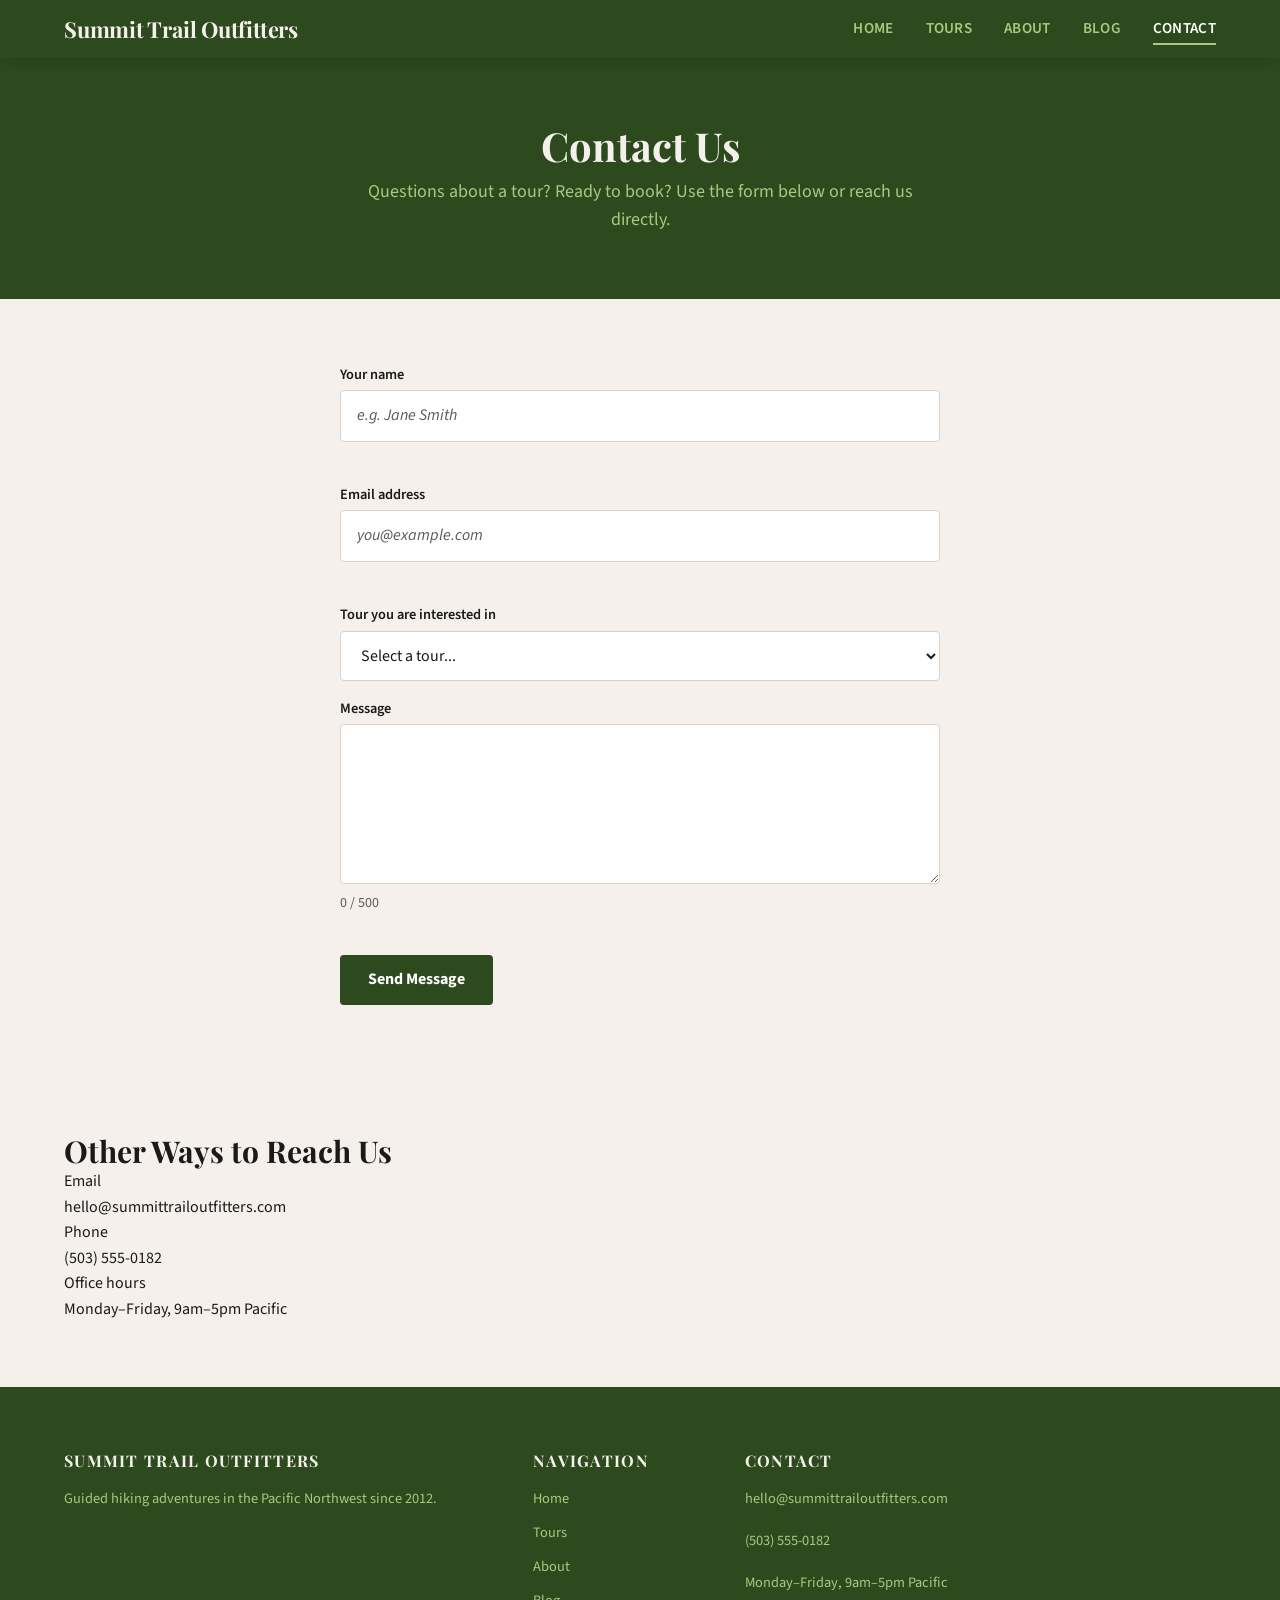
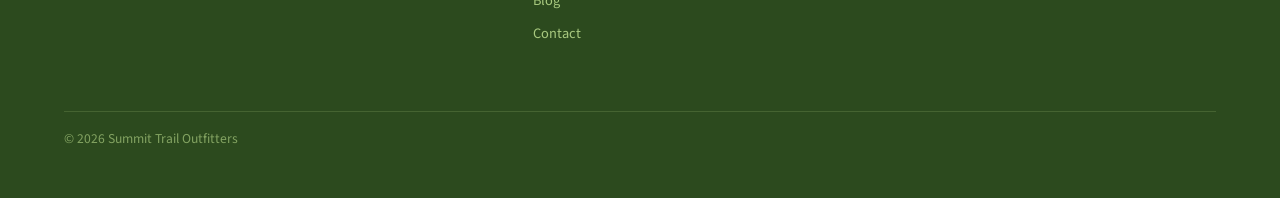
<file: contact.html>
<!DOCTYPE html>
<html lang="en">

<head>
    <meta charset="UTF-8">
    <meta name="viewport" content="width=device-width, initial-scale=1">
    <title>Contact — Summit Trail Outfitters</title>
    <meta name="description"
        content="Questions about a tour or ready to book? Contact Summit Trail Outfitters by form, email, or phone.">
    <link rel="icon" href="favicon.ico" type="image/x-icon">
    <link rel="preconnect" href="https://fonts.googleapis.com">
    <link rel="preconnect" href="https://fonts.gstatic.com" crossorigin>
    <link
        href="https://fonts.googleapis.com/css2?family=Playfair+Display:wght@700&family=Source+Sans+3:wght@400;600&display=swap"
        rel="stylesheet">
    <link rel="stylesheet" href="styles.css">
    <meta property="og:title" content="Contact Summit Trail Outfitters">
    <meta property="og:description" content="Get in touch — we are happy to answer questions and help you book.">
    <meta property="og:type" content="website">
    <script src="scripts/main.js" defer></script>
</head>

<body>

    <header class="site-header">
        <div class="content-wrapper header-inner">
            <a href="index.html" class="site-logo">Summit Trail Outfitters</a>
            <button class="hamburger-btn" aria-expanded="false" aria-label="Toggle navigation">
                <span></span>
                <span></span>
                <span></span>
            </button>
            <nav class="site-nav" aria-label="Main navigation">
                <ul class="nav-links">
                    <li><a href="index.html">Home</a></li>
                    <li><a href="tours.html">Tours</a></li>
                    <li><a href="about.html">About</a></li>
                    <li><a href="blog.html">Blog</a></li>
                    <li><a href="contact.html" aria-current="page">Contact</a></li>
                </ul>
            </nav>
        </div>
    </header>

    <main>

        <section class="page-header">
            <div class="content-wrapper">
                <h1>Contact Us</h1>
                <p>Questions about a tour? Ready to book? Use the form below or reach us directly.</p>
            </div>
        </section>

        <section class="contact-section">
            <div class="content-wrapper">
                <form class="contact-form" novalidate>

                    <div class="form-group">
                        <label for="contact-name">Your name</label>
                        <input type="text" id="contact-name" name="name" required placeholder="e.g. Jane Smith">
                        <span class="field-error" id="name-error" aria-live="polite"></span>
                    </div>

                    <div class="form-group">
                        <label for="contact-email">Email address</label>
                        <input type="email" id="contact-email" name="email" required placeholder="you@example.com">
                        <span class="field-error" id="email-error" aria-live="polite"></span>
                    </div>

                    <div class="form-group">
                        <label for="contact-tour">Tour you are interested in</label>
                        <select id="contact-tour" name="tour">
                            <option value="" disabled selected>Select a tour...</option>
                            <option value="pine-ridge">Pine Ridge Loop</option>
                            <option value="river-canyon">River Canyon Trail</option>
                            <option value="summit-challenge">Summit Challenge</option>
                            <option value="wildflower">Wildflower Traverse</option>
                            <option value="other">Other / General inquiry</option>
                        </select>
                    </div>

                    <div class="form-group">
                        <label for="contact-message">Message</label>
                        <textarea id="contact-message" name="message" required></textarea>
                        <span class="char-count">0 characters</span>
                        <span class="field-error" id="message-error" aria-live="polite"></span>
                    </div>

                    <div class="form-submit">
                        <button type="submit" class="btn btn-primary">Send Message</button>
                    </div>

                </form>
                <div class="form-success">
                    <p>Thank you! Your message has been sent.</p>
                    <button class="btn-reset-form">Send another message</button>
                </div>
            </div>
        </section>

        <section class="section-padding">
            <div class="content-wrapper">
                <h2>Other Ways to Reach Us</h2>
                <dl>
                    <dt>Email</dt>
                    <dd>hello@summittrailoutfitters.com</dd>
                    <dt>Phone</dt>
                    <dd>(503) 555-0182</dd>
                    <dt>Office hours</dt>
                    <dd>Monday–Friday, 9am–5pm Pacific</dd>
                </dl>
            </div>
        </section>

    </main>

    <footer class="site-footer">
        <div class="content-wrapper">
            <div class="footer-grid">
                <div class="footer-col">
                    <h3>Summit Trail Outfitters</h3>
                    <p>Guided hiking adventures in the Pacific Northwest since 2012.</p>
                </div>
                <div class="footer-col">
                    <h3>Navigation</h3>
                    <nav class="footer-nav" aria-label="Footer">
                        <a href="index.html">Home</a>
                        <a href="tours.html">Tours</a>
                        <a href="about.html">About</a>
                        <a href="blog.html">Blog</a>
                        <a href="contact.html">Contact</a>
                    </nav>
                </div>
                <div class="footer-col">
                    <h3>Contact</h3>
                    <p>hello@summittrailoutfitters.com</p>
                    <p>(503) 555-0182</p>
                    <p>Monday–Friday, 9am–5pm Pacific</p>
                </div>
            </div>
            <div class="footer-bottom">
                <p>&copy; 2026 Summit Trail Outfitters</p>
            </div>
        </div>
    </footer>

</body>

</html>
</file>
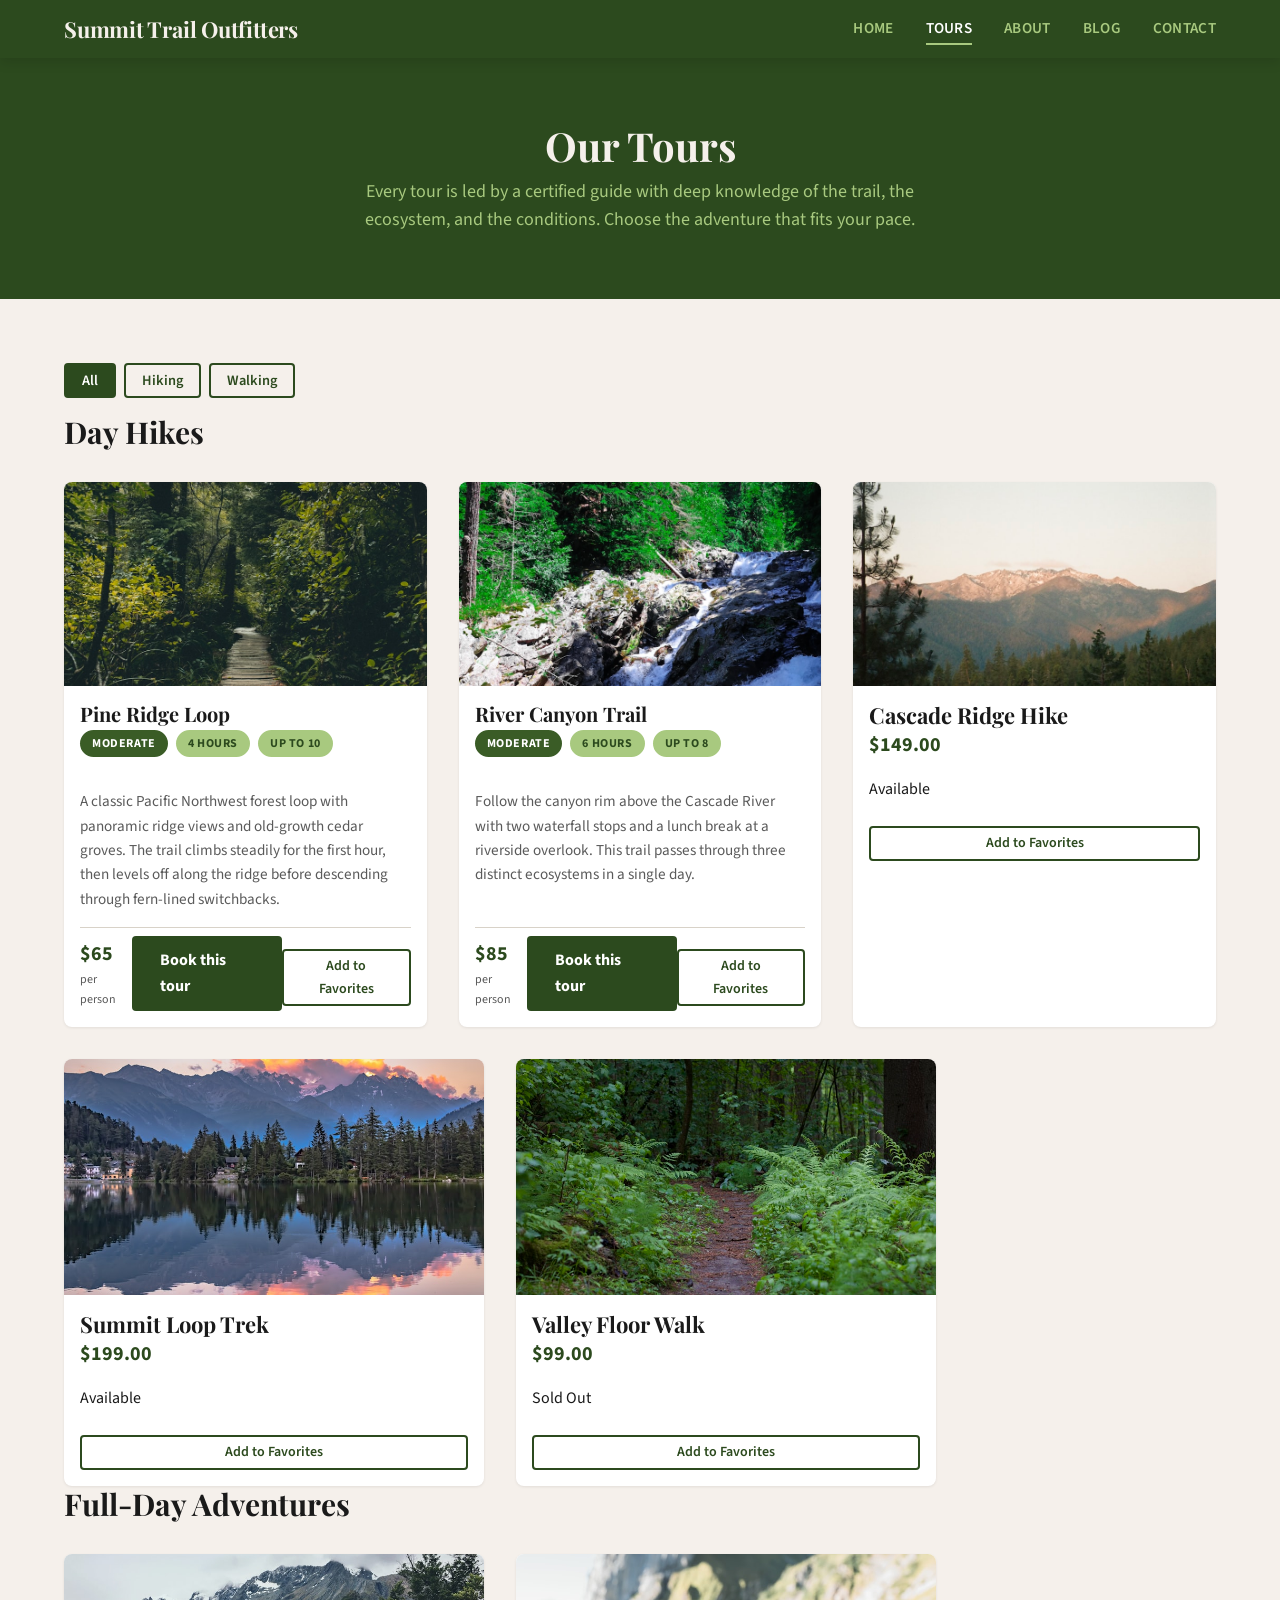
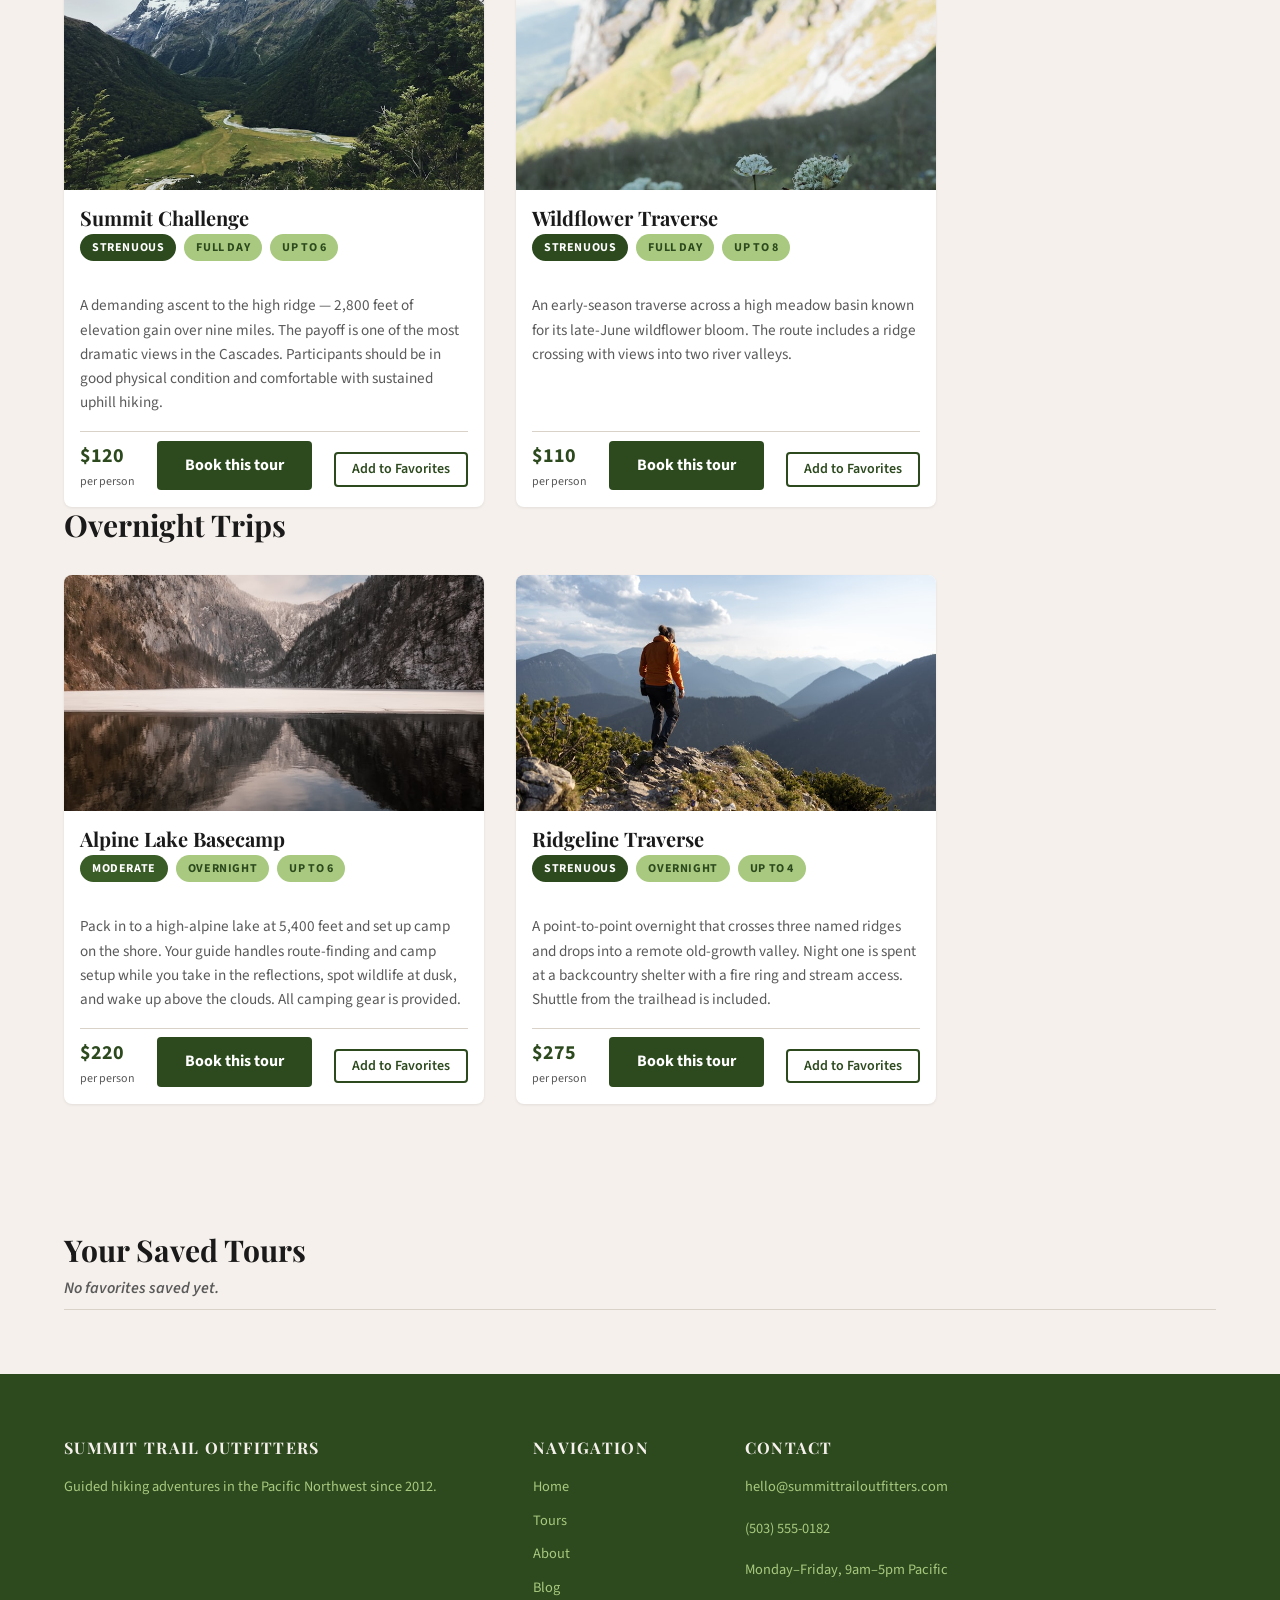
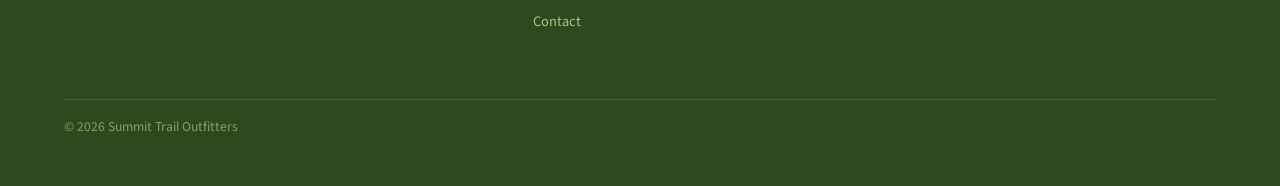
<file: tours.html>
<!DOCTYPE html>
<html lang="en">

<head>
  <meta charset="UTF-8">
  <meta name="viewport" content="width=device-width, initial-scale=1">
  <title>Tours — Summit Trail Outfitters</title>
  <meta name="description" content="Browse day hikes and full-day adventures guided by certified wilderness professionals. Tours available for all fitness levels.">
  <link rel="icon" href="favicon.ico" type="image/x-icon">
  <link rel="preconnect" href="https://fonts.googleapis.com">
  <link rel="preconnect" href="https://fonts.gstatic.com" crossorigin>
  <link href="https://fonts.googleapis.com/css2?family=Playfair+Display:wght@700&family=Source+Sans+3:wght@400;600&display=swap" rel="stylesheet">
  <link rel="stylesheet" href="styles.css">
  <meta property="og:title" content="Tours — Summit Trail Outfitters">
  <meta property="og:description" content="Day hikes and full-day adventures in the Pacific Northwest.">
  <meta property="og:type" content="website">
  <script src="scripts/main.js" defer></script>
</head>

<body>

    <header class="site-header">
        <div class="content-wrapper header-inner">
            <a href="index.html" class="site-logo">Summit Trail Outfitters</a>
            <button class="hamburger-btn" aria-expanded="false" aria-label="Toggle navigation">
                <span></span>
                <span></span>
                <span></span>
            </button>
            <nav class="site-nav" aria-label="Main navigation">
                <ul class="nav-links">
                    <li><a href="index.html">Home</a></li>
                    <li><a href="tours.html" aria-current="page">Tours</a></li>
                    <li><a href="about.html">About</a></li>
                    <li><a href="blog.html">Blog</a></li>
                    <li><a href="contact.html">Contact</a></li>
                </ul>
            </nav>
        </div>
    </header>

    <main>

        <section class="page-header">
            <div class="content-wrapper">
                <h1>Our Tours</h1>
                <p>Every tour is led by a certified guide with deep knowledge of the trail, the ecosystem, and the conditions. Choose the adventure that fits your pace.</p>
            </div>
        </section>

        <section class="tours-page-content">
            <div class="content-wrapper">

                <div class="filter-buttons">
                    <button class="filter-btn active" data-category="all">All</button>
                    <button class="filter-btn" data-category="hiking">Hiking</button>
                    <button class="filter-btn" data-category="walking">Walking</button>
                </div>

                <h2>Day Hikes</h2>
                <div class="tours-grid">
                    <article class="tour-card" data-category="hiking">
                        <div class="tour-card-image-wrap">
                            <img class="tour-card-image" src="images/pine-ridge-loop.jpg" alt="Forested trail through cedar and fir trees on the Pine Ridge Loop">
                        </div>
                        <div class="tour-card-body">
                            <h3 class="tour-card-title">Pine Ridge Loop</h3>
                            <div class="tour-tags">
                                <span class="tour-tag tour-tag-difficulty-moderate">Moderate</span>
                                <span class="tour-tag">4 hours</span>
                                <span class="tour-tag">Up to 10</span>
                            </div>
                            <p class="tour-card-description">A classic Pacific Northwest forest loop with panoramic ridge views and old-growth cedar groves. The trail climbs steadily for the first hour, then levels off along the ridge before descending through fern-lined switchbacks.</p>
                            <div class="tour-card-footer">
                                <div class="tour-price">
                                    $65
                                    <span class="tour-price-label">per person</span>
                                </div>
                                <a href="contact.html" class="btn btn-primary">Book this tour</a>
                                <button class="btn-add-favorite">Add to Favorites</button>
                            </div>
                        </div>
                    </article>

                    <article class="tour-card" data-category="hiking">
                        <div class="tour-card-image-wrap">
                            <img class="tour-card-image" src="images/river-canyon-trail.jpg" alt="Waterfall cascading through a lush forest canyon on the River Canyon Trail">
                        </div>
                        <div class="tour-card-body">
                            <h3 class="tour-card-title">River Canyon Trail</h3>
                            <div class="tour-tags">
                                <span class="tour-tag tour-tag-difficulty-moderate">Moderate</span>
                                <span class="tour-tag">6 hours</span>
                                <span class="tour-tag">Up to 8</span>
                            </div>
                            <p class="tour-card-description">Follow the canyon rim above the Cascade River with two waterfall stops and a lunch break at a riverside overlook. This trail passes through three distinct ecosystems in a single day.</p>
                            <div class="tour-card-footer">
                                <div class="tour-price">
                                    $85
                                    <span class="tour-price-label">per person</span>
                                </div>
                                <a href="contact.html" class="btn btn-primary">Book this tour</a>
                                <button class="btn-add-favorite">Add to Favorites</button>
                            </div>
                        </div>
                    </article>
                </div>

                <h2>Full-Day Adventures</h2>
                <div class="tours-grid">
                    <article class="tour-card" data-category="hiking">
                        <div class="tour-card-image-wrap">
                            <img class="tour-card-image" src="images/summit-challenge.jpg" alt="Panoramic view from a high mountain ridge on the Summit Challenge">
                        </div>
                        <div class="tour-card-body">
                            <h3 class="tour-card-title">Summit Challenge</h3>
                            <div class="tour-tags">
                                <span class="tour-tag tour-tag-difficulty-hard">Strenuous</span>
                                <span class="tour-tag">Full day</span>
                                <span class="tour-tag">Up to 6</span>
                            </div>
                            <p class="tour-card-description">A demanding ascent to the high ridge — 2,800 feet of elevation gain over nine miles. The payoff is one of the most dramatic views in the Cascades. Participants should be in good physical condition and comfortable with sustained uphill hiking.</p>
                            <div class="tour-card-footer">
                                <div class="tour-price">
                                    $120
                                    <span class="tour-price-label">per person</span>
                                </div>
                                <a href="contact.html" class="btn btn-primary">Book this tour</a>
                                <button class="btn-add-favorite">Add to Favorites</button>
                            </div>
                        </div>
                    </article>

                    <article class="tour-card" data-category="hiking">
                        <div class="tour-card-image-wrap">
                            <img class="tour-card-image" src="images/wildflower-traverse.jpg" alt="Wildflowers blooming across a high mountain meadow on the Wildflower Traverse">
                        </div>
                        <div class="tour-card-body">
                            <h3 class="tour-card-title">Wildflower Traverse</h3>
                            <div class="tour-tags">
                                <span class="tour-tag tour-tag-difficulty-hard">Strenuous</span>
                                <span class="tour-tag">Full day</span>
                                <span class="tour-tag">Up to 8</span>
                            </div>
                            <p class="tour-card-description">An early-season traverse across a high meadow basin known for its late-June wildflower bloom. The route includes a ridge crossing with views into two river valleys.</p>
                            <div class="tour-card-footer">
                                <div class="tour-price">
                                    $110
                                    <span class="tour-price-label">per person</span>
                                </div>
                                <a href="contact.html" class="btn btn-primary">Book this tour</a>
                                <button class="btn-add-favorite">Add to Favorites</button>
                            </div>
                        </div>
                    </article>
                </div>

                <h2>Overnight Trips</h2>
                <div class="tours-grid">
                    <article class="tour-card" data-category="hiking">
                        <div class="tour-card-image-wrap">
                            <img class="tour-card-image" src="images/alpine-lake-basecamp.jpg" alt="Mountain peaks reflected in a calm alpine lake at the Alpine Lake Basecamp">
                        </div>
                        <div class="tour-card-body">
                            <h3 class="tour-card-title">Alpine Lake Basecamp</h3>
                            <div class="tour-tags">
                                <span class="tour-tag tour-tag-difficulty-moderate">Moderate</span>
                                <span class="tour-tag">Overnight</span>
                                <span class="tour-tag">Up to 6</span>
                            </div>
                            <p class="tour-card-description">Pack in to a high-alpine lake at 5,400 feet and set up camp on the shore. Your guide handles route-finding and camp setup while you take in the reflections, spot wildlife at dusk, and wake up above the clouds. All camping gear is provided.</p>
                            <div class="tour-card-footer">
                                <div class="tour-price">
                                    $220
                                    <span class="tour-price-label">per person</span>
                                </div>
                                <a href="contact.html" class="btn btn-primary">Book this tour</a>
                                <button class="btn-add-favorite">Add to Favorites</button>
                            </div>
                        </div>
                    </article>

                    <article class="tour-card" data-category="hiking">
                        <div class="tour-card-image-wrap">
                            <img class="tour-card-image" src="images/ridgeline-traverse.jpg" alt="Hiker on an exposed mountain ridgeline on the Ridgeline Traverse">
                        </div>
                        <div class="tour-card-body">
                            <h3 class="tour-card-title">Ridgeline Traverse</h3>
                            <div class="tour-tags">
                                <span class="tour-tag tour-tag-difficulty-hard">Strenuous</span>
                                <span class="tour-tag">Overnight</span>
                                <span class="tour-tag">Up to 4</span>
                            </div>
                            <p class="tour-card-description">A point-to-point overnight that crosses three named ridges and drops into a remote old-growth valley. Night one is spent at a backcountry shelter with a fire ring and stream access. Shuttle from the trailhead is included.</p>
                            <div class="tour-card-footer">
                                <div class="tour-price">
                                    $275
                                    <span class="tour-price-label">per person</span>
                                </div>
                                <a href="contact.html" class="btn btn-primary">Book this tour</a>
                                <button class="btn-add-favorite">Add to Favorites</button>
                            </div>
                        </div>
                    </article>
                </div>

            </div>
        </section>

        <section class="favorites-section section-padding">
            <div class="content-wrapper">
                <h2>Your Saved Tours</h2>
                <ul class="favorites-list"></ul>
            </div>
        </section>

    </main>

    <footer class="site-footer">
        <div class="content-wrapper">
            <div class="footer-grid">
                <div class="footer-col">
                    <h3>Summit Trail Outfitters</h3>
                    <p>Guided hiking adventures in the Pacific Northwest since 2012.</p>
                </div>
                <div class="footer-col">
                    <h3>Navigation</h3>
                    <nav class="footer-nav" aria-label="Footer">
                        <a href="index.html">Home</a>
                        <a href="tours.html">Tours</a>
                        <a href="about.html">About</a>
                        <a href="blog.html">Blog</a>
                        <a href="contact.html">Contact</a>
                    </nav>
                </div>
                <div class="footer-col">
                    <h3>Contact</h3>
                    <p>hello@summittrailoutfitters.com</p>
                    <p>(503) 555-0182</p>
                    <p>Monday–Friday, 9am–5pm Pacific</p>
                </div>
            </div>
            <div class="footer-bottom">
                <p>&copy; 2026 Summit Trail Outfitters</p>
            </div>
        </div>
    </footer>

</body>

</html>
</file>
<file: styles.css>
/* === CSS Reset === */

*,
*::before,
*::after {
  box-sizing: border-box;
}

* {
  margin: 0;
  padding: 0;
}

html {
  font-size: 16px;
  -webkit-font-smoothing: antialiased;
  -moz-osx-font-smoothing: grayscale;
}

body {
  min-height: 100vh;
  line-height: 1.6;
}

body.no-scroll {
  overflow: hidden;
}

img,
picture,
video,
canvas,
svg {
  display: block;
  max-width: 100%;
  height: auto;
}

input,
button,
textarea,
select {
  font: inherit;
}

p,
h1,
h2,
h3,
h4,
h5,
h6 {
  overflow-wrap: break-word;
}

ul,
ol {
  list-style: none;
}

/* === CSS Custom Properties === */

:root {
  /* Brand colors */
  --color-primary:    #2c4a1e;  /* deep forest green — headers, buttons */
  --color-secondary:  #3a5c26;  /* medium green — hover states, accents */
  --color-accent:     #a8c97f;  /* light sage green — highlights, tags */
  --color-text:       #1a1a1a;  /* near-black — body text */
  --color-text-muted: #5a5a5a;  /* mid-gray — metadata, captions */
  --color-bg:         #f5f0eb;  /* warm off-white — page background */
  --color-bg-alt:     #eae4da;  /* slightly darker warm — alternate sections */
  --color-border:     #d8d2c8;  /* warm gray — borders and dividers */
  --color-white:      #ffffff;
  --color-error:      #b91c1c;  /* red — validation errors, over-limit states */

  /* Spacing scale */
  --space-xs:   0.25rem;   /*  4px */
  --space-sm:   0.5rem;    /*  8px */
  --space-md:   1rem;      /* 16px */
  --space-lg:   2rem;      /* 32px */
  --space-xl:   4rem;      /* 64px */
  --space-2xl:  6rem;      /* 96px */

  /* Typography */
  --font-body:    'Source Sans 3', system-ui, sans-serif;
  --font-heading: 'Playfair Display', Georgia, serif;

  /* Border radius */
  --radius-sm:   4px;
  --radius-md:   8px;
  --radius-lg:   16px;
  --radius-full: 9999px;   /* pill shape */

  /* Shadows */
  --shadow-sm:  0 1px 3px rgba(0, 0, 0, 0.08);
  --shadow-md:  0 4px 12px rgba(0, 0, 0, 0.12);
  --shadow-lg:  0 8px 24px rgba(0, 0, 0, 0.16);

  /* Transitions */
  --transition-fast:   150ms ease;
  --transition-normal: 250ms ease;
}

/* === Base Styles === */

body {
  font-family: var(--font-body);
  font-size: 1rem;
  font-weight: 400;
  line-height: 1.6;
  color: var(--color-text);
  background-color: var(--color-bg);
}

h1, h2, h3, h4, h5, h6 {
  font-family: var(--font-heading);
  font-weight: 700;
  line-height: 1.2;
  color: var(--color-text);
}

h1 { font-size: 2.5rem; }
h2 { font-size: 1.875rem; }
h3 { font-size: 1.375rem; }
h4 { font-size: 1.125rem; }

p {
  margin-bottom: var(--space-md);
}

a {
  color: var(--color-secondary);
  text-decoration: underline;
}

a:hover {
  color: var(--color-primary);
}

/* === Utilities === */

.content-wrapper {
  width: 90%;
  max-width: 1200px;
  margin: 0 auto;
}

.section-padding {
  padding: var(--space-xl) 0;
}

.section-heading {
  font-size: 2rem;
  margin-bottom: var(--space-lg);
  text-align: center;
}

.section-subheading {
  font-size: 1.125rem;
  color: var(--color-text-muted);
  text-align: center;
  max-width: 560px;
  margin: 0 auto var(--space-lg);
}

.btn {
  display: inline-block;
  padding: 0.75rem 1.75rem;
  border-radius: var(--radius-sm);
  font-family: var(--font-body);
  font-weight: 700;
  font-size: 1rem;
  text-decoration: none;
  cursor: pointer;
  border: none;
  transition: transform var(--transition-fast), box-shadow var(--transition-fast);
}

.btn:hover {
  transform: translateY(-2px);
  box-shadow: var(--shadow-md);
}

.btn-primary {
  background-color: var(--color-primary);
  color: var(--color-white);
}

.btn-primary:hover {
  background-color: var(--color-secondary);
  color: var(--color-white);
}

.btn-accent {
  background-color: var(--color-accent);
  color: var(--color-primary);
}

/* === Site Header === */

.site-header {
  background-color: var(--color-primary);
  box-shadow: var(--shadow-md);
  position: sticky;
  top: 0;
  z-index: 100;
  transition: box-shadow var(--transition-normal);
}

.header-inner {
  display: flex;
  flex-direction: row;
  flex-wrap: wrap;
  justify-content: space-between;
  align-items: center;
  padding: var(--space-md);
  gap: var(--space-sm);
}

@media (min-width: 768px) {
  .header-inner {
    flex-direction: row;
    justify-content: space-between;
    align-items: center;
    padding: var(--space-md) 0;
  }
}

.site-logo {
  font-family: var(--font-heading);
  font-size: 1.375rem;
  font-weight: 700;
  color: var(--color-bg);
  text-decoration: none;
  letter-spacing: -0.01em;
  line-height: 1;
}

.site-logo:hover {
  color: var(--color-accent);
}

/* === Navigation === */

.nav-links {
  display: flex;
  flex-direction: column;
  gap: var(--space-xs);
}

@media (min-width: 768px) {
  .nav-links {
    flex-direction: row;
    gap: var(--space-lg);
    align-items: center;
  }
}

.nav-links a {
  color: var(--color-accent);
  text-decoration: none;
  font-weight: 600;
  font-size: 0.95rem;
  letter-spacing: 0.02em;
  text-transform: uppercase;
  padding: var(--space-xs) 0;
  border-bottom: 2px solid transparent;
  transition: color var(--transition-fast), border-color var(--transition-fast);
}

.nav-links a:hover {
  color: var(--color-white);
  border-bottom-color: var(--color-accent);
}

.nav-links a[aria-current="page"],
.nav-links a.active {
  color: var(--color-white);
  border-bottom-color: var(--color-accent);
}

/* === Mobile Nav Toggle === */

.hamburger-btn {
  display: flex;
  flex-direction: column;
  gap: 5px;
  background: none;
  border: none;
  cursor: pointer;
  padding: var(--space-xs);
}

.hamburger-btn span {
  display: block;
  width: 24px;
  height: 2px;
  background-color: var(--color-bg);
  border-radius: 2px;
}

@media (min-width: 768px) {
  .hamburger-btn {
    display: none;
  }
}

.site-nav {
  display: none;
  width: 100%;
}

.site-nav.nav-open {
  display: block;
}

@media (min-width: 768px) {
  .site-nav {
    display: block;
    width: auto;
  }
}

/* === Page Header === */

.page-header {
  background-color: var(--color-primary);
  padding: var(--space-xl) 0;
  text-align: center;
}

.page-header h1 {
  color: var(--color-bg);
  font-size: 2.5rem;
  margin-bottom: var(--space-sm);
}

.page-header p {
  color: var(--color-accent);
  font-size: 1.125rem;
  max-width: 560px;
  margin: 0 auto;
}

/* === Hero Section === */

.hero-section {
  position: relative;
  min-height: 100vh;
  display: flex;
  flex-direction: column;
  justify-content: center;
  align-items: center;
  text-align: center;
  background:
    linear-gradient(rgba(44, 74, 30, 0.55), rgba(44, 74, 30, 0.55)),
    url('images/hero.jpg') no-repeat center / cover;
  background-color: var(--color-primary);
  padding: var(--space-xl) var(--space-md);
}

@media (min-width: 768px) {
  .hero-section {
    padding: var(--space-xl) 0;
  }
}

.hero-content {
  max-width: 680px;
}

.hero-content h1 {
  font-size: clamp(2rem, 5vw, 3.5rem);
  color: var(--color-bg);
  margin-bottom: var(--space-md);
  text-shadow: 0 2px 8px rgba(0, 0, 0, 0.3);
}

.hero-content p {
  font-size: 1.25rem;
  color: var(--color-accent);
  margin-bottom: var(--space-lg);
  line-height: 1.6;
}

/* === Featured Tours === */

.featured-tours {
  background-color: var(--color-bg-alt);
  padding: var(--space-xl) 0;
}

/* === Filter Buttons === */

.filter-buttons {
  display: flex;
  gap: var(--space-sm);
  margin-bottom: var(--space-md);
  flex-wrap: wrap;
}

.filter-btn {
  padding: var(--space-xs) var(--space-md);
  border: 2px solid var(--color-primary);
  background: none;
  color: var(--color-primary);
  border-radius: 4px;
  cursor: pointer;
  font-size: 0.9rem;
  font-weight: 600;
  transition: background-color 0.2s, color 0.2s;
}

.filter-btn:hover,
.filter-btn.active {
  background-color: var(--color-primary);
  color: var(--color-white);
}

/* === Tours Grid === */

.tours-grid {
  display: flex;
  flex-direction: column;
  gap: var(--space-md);
  margin-top: var(--space-lg);
}

@media (min-width: 600px) {
  .tours-grid {
    flex-direction: row;
    flex-wrap: wrap;
    gap: var(--space-lg);
  }

  .tour-card {
    flex: 1 1 calc(50% - var(--space-md));
  }
}

@media (min-width: 1024px) {
  .tour-card {
    flex: 1 1 calc(33.333% - var(--space-lg));
  }
}

/* === Tour Card === */

.tour-card {
  flex: 1 1 280px;
  max-width: 420px;
  display: flex;
  flex-direction: column;
  background-color: var(--color-white);
  border-radius: var(--radius-md);
  overflow: hidden;
  box-shadow: var(--shadow-sm);
  transition: transform var(--transition-normal), box-shadow var(--transition-normal);
}

.tour-card:hover {
  transform: translateY(-6px);
  box-shadow: var(--shadow-lg);
}

.tour-card-image-wrap {
  overflow: hidden;
}

.tour-card-image {
  width: 100%;
  aspect-ratio: 16 / 9;
  object-fit: cover;
  transition: transform var(--transition-normal);
}

.tour-card:hover .tour-card-image {
  transform: scale(1.04);
}

.tour-card-body {
  flex: 1;
  padding: var(--space-md);
  display: flex;
  flex-direction: column;
}

.tour-card-title {
  font-size: 1.25rem;
  margin-bottom: var(--space-xs);
  color: var(--color-text);
}

.tour-card-meta {
  display: flex;
  align-items: center;
  gap: var(--space-md);
  margin-bottom: var(--space-sm);
  font-size: 0.85rem;
  color: var(--color-text-muted);
}

.tour-card-meta-item {
  display: flex;
  align-items: center;
  gap: var(--space-xs);
}

.tour-card-description {
  color: var(--color-text-muted);
  font-size: 0.95rem;
  line-height: 1.6;
  flex: 1;
  margin-bottom: var(--space-md);
}

.tour-card-footer {
  display: flex;
  justify-content: space-between;
  align-items: center;
  padding-top: var(--space-sm);
  border-top: 1px solid var(--color-border);
  margin-top: auto;
}

.tour-card-cta {
  margin-top: auto;
}

.tour-price {
  font-size: 1.25rem;
  font-weight: 700;
  color: var(--color-primary);
}

.tour-price-label {
  font-size: 0.75rem;
  color: var(--color-text-muted);
  display: block;
  font-weight: 400;
}

/* === Tour Tags === */

.tour-tags {
  display: flex;
  flex-wrap: wrap;
  gap: var(--space-sm);
  margin-bottom: var(--space-lg);
}

.tour-tag {
  display: inline-block;
  background-color: var(--color-accent);
  color: var(--color-primary);
  font-size: 0.75rem;
  font-weight: 700;
  text-transform: uppercase;
  letter-spacing: 0.05em;
  padding: 0.25rem 0.75rem;
  border-radius: var(--radius-full);
}

.tour-tag-difficulty-hard {
  background-color: var(--color-primary);
  color: var(--color-white);
}

.tour-tag-difficulty-moderate {
  background-color: var(--color-secondary);
  color: var(--color-white);
}

/* === Tours Page === */

.tours-page-content {
  padding: var(--space-xl) 0;
}

/* === CTA Section === */

.cta-section {
  background-color: var(--color-primary);
  padding: var(--space-xl) 0;
  text-align: center;
}

.cta-section h2 {
  color: var(--color-bg);
  margin-bottom: var(--space-sm);
}

.cta-section p {
  color: var(--color-accent);
  font-size: 1.125rem;
  margin-bottom: var(--space-lg);
  max-width: 560px;
  margin-left: auto;
  margin-right: auto;
}

/* === Blog Listing === */

.blog-grid {
  display: flex;
  flex-direction: column;
  gap: var(--space-md);
  padding: var(--space-xl) 0;
}

@media (min-width: 600px) {
  .blog-grid {
    flex-direction: row;
    flex-wrap: wrap;
  }
}

.post-card {
  flex: 1 1 280px;
  max-width: 420px;
  display: flex;
  flex-direction: column;
  background-color: var(--color-white);
  border-radius: var(--radius-md);
  overflow: hidden;
  box-shadow: var(--shadow-sm);
  transition: transform var(--transition-normal), box-shadow var(--transition-normal);
}

.post-card:hover {
  transform: translateY(-4px);
  box-shadow: var(--shadow-md);
}

.post-card-image {
  width: 100%;
  aspect-ratio: 16 / 9;
  object-fit: cover;
}

.post-card-body {
  flex: 1;
  padding: var(--space-md);
  display: flex;
  flex-direction: column;
}

.post-category {
  font-size: 0.75rem;
  font-weight: 700;
  text-transform: uppercase;
  letter-spacing: 0.05em;
  color: var(--color-secondary);
  margin-bottom: var(--space-xs);
}

.post-card-title {
  font-size: 1.25rem;
  margin-bottom: var(--space-sm);
  line-height: 1.3;
}

.post-card-excerpt {
  color: var(--color-text-muted);
  font-size: 0.95rem;
  line-height: 1.6;
  flex: 1;
  margin-bottom: var(--space-md);
}

.post-card-footer {
  display: flex;
  justify-content: space-between;
  align-items: center;
  padding-top: var(--space-sm);
  border-top: 1px solid var(--color-border);
  font-size: 0.85rem;
  color: var(--color-text-muted);
}

.read-more {
  color: var(--color-secondary);
  font-weight: 600;
  text-decoration: none;
}

.read-more:hover {
  color: var(--color-primary);
  text-decoration: underline;
}

/* === Article Page === */

.article-hero-image {
  width: 100%;
  aspect-ratio: 16 / 9;
  object-fit: cover;
  display: block;
}

@media (min-width: 601px) {
  .article-hero-image {
    aspect-ratio: 21 / 9;
  }
}

.article-content {
  max-width: 68ch;
  margin: 0 auto;
  padding: var(--space-xl) var(--space-md);
  font-size: 1.125rem;
  line-height: 1.8;
}

.article-content p {
  margin-bottom: 1.5em;
  color: var(--color-text);
}

.article-content h2 {
  font-size: 1.75rem;
  margin-top: var(--space-xl);
  margin-bottom: var(--space-md);
  padding-left: var(--space-md);
  border-left: 4px solid var(--color-accent);
}

.article-content h3 {
  font-size: 1.25rem;
  margin-top: var(--space-lg);
  margin-bottom: var(--space-sm);
}

.article-content ul,
.article-content ol {
  list-style: revert;
  padding-left: var(--space-lg);
  margin-bottom: 1.5em;
}

.article-content li {
  margin-bottom: var(--space-sm);
}

.article-content blockquote {
  border-left: 4px solid var(--color-accent);
  padding: var(--space-md) var(--space-lg);
  margin: var(--space-lg) 0;
  background-color: var(--color-bg-alt);
  border-radius: 0 var(--radius-md) var(--radius-md) 0;
}

.article-content blockquote p {
  font-style: italic;
  font-size: 1.25rem;
  color: var(--color-primary);
  margin-bottom: 0;
}

/* === Article Metadata === */

.article-meta {
  display: flex;
  align-items: center;
  gap: var(--space-md);
  flex-wrap: wrap;
  padding: var(--space-lg) 0;
  border-bottom: 1px solid var(--color-border);
  margin-bottom: var(--space-lg);
  font-size: 0.9rem;
  color: var(--color-text-muted);
}

.author-avatar {
  width: 40px;
  height: 40px;
  border-radius: 50%;
  object-fit: cover;
  flex-shrink: 0;
}

.article-date,
.article-category {
  display: flex;
  align-items: center;
  gap: var(--space-xs);
}

.article-category a {
  color: var(--color-secondary);
  font-weight: 600;
  text-decoration: none;
}

/* === About Page === */

.about-story {
  padding: var(--space-xl) 0;
}

.about-story-inner {
  display: flex;
  flex-direction: column;
  gap: var(--space-xl);
  align-items: center;
}

@media (min-width: 768px) {
  .about-story-inner {
    flex-direction: row;
    align-items: flex-start;
  }
}

.about-story-image {
  width: 100%;
  max-width: 480px;
  aspect-ratio: 4 / 3;
  object-fit: cover;
  border-radius: var(--radius-lg);
  box-shadow: var(--shadow-lg);
  flex-shrink: 0;
}

@media (min-width: 768px) {
  .about-story-image {
    width: 45%;
  }
}

.about-story-text h2 {
  margin-bottom: var(--space-md);
}

/* === Team Grid === */

.team-section {
  background-color: var(--color-bg-alt);
  padding: var(--space-xl) 0;
}

.team-grid {
  display: flex;
  flex-direction: column;
  gap: var(--space-lg);
}

@media (min-width: 600px) {
  .team-grid {
    flex-direction: row;
    flex-wrap: wrap;
  }
}

.guide-card {
  flex: 1 1 220px;
  text-align: center;
  padding: var(--space-lg) var(--space-md);
  background-color: var(--color-white);
  border-radius: var(--radius-md);
  box-shadow: var(--shadow-sm);
}

.guide-avatar {
  width: 96px;
  height: 96px;
  border-radius: 50%;
  object-fit: cover;
  margin: 0 auto var(--space-md);
  border: 3px solid var(--color-accent);
  background-color: var(--color-bg-alt);
}

.guide-name {
  font-size: 1.125rem;
  font-weight: 700;
  margin-bottom: var(--space-xs);
  color: var(--color-text);
}

.guide-role {
  font-size: 0.875rem;
  color: var(--color-secondary);
  font-weight: 600;
  text-transform: uppercase;
  letter-spacing: 0.05em;
  margin-bottom: var(--space-sm);
}

.guide-bio {
  font-size: 0.9rem;
  color: var(--color-text-muted);
  line-height: 1.6;
}

/* === Contact Form === */

.contact-section {
  padding: var(--space-xl) 0;
}

.contact-form {
  max-width: 600px;
  margin: 0 auto;
}

.form-group {
  display: flex;
  flex-direction: column;
  gap: var(--space-xs);
  margin-bottom: var(--space-md);
}

.form-group label {
  font-weight: 600;
  font-size: 0.9rem;
  color: var(--color-text);
}

.form-group input,
.form-group textarea,
.form-group select {
  width: 100%;
  padding: 0.75rem var(--space-md);
  border: 1px solid var(--color-border);
  border-radius: var(--radius-sm);
  font-size: 1rem;
  color: var(--color-text);
  background-color: var(--color-white);
  transition: border-color var(--transition-fast), box-shadow var(--transition-fast);
}

.form-group textarea {
  min-height: 160px;
  resize: vertical;
}

.char-count {
  display: block;
  font-size: 0.875rem;
  color: var(--color-text-muted);
  margin-top: var(--space-xs);
}

.char-count.over-limit {
  color: var(--color-error);
  font-weight: 600;
}

.form-group input:focus,
.form-group textarea:focus,
.form-group select:focus {
  outline: none;
  border-color: var(--color-secondary);
  box-shadow: 0 0 0 3px rgba(58, 92, 38, 0.15);
}

.form-submit {
  width: 100%;
  margin-top: var(--space-md);
}

.field-error {
  display: block;
  font-size: 0.875rem;
  color: var(--color-error);
  margin-top: var(--space-xs);
  min-height: 1.25em;
}

.form-success {
  display: none;
  padding: var(--space-md);
  background-color: var(--color-accent);
  color: var(--color-primary);
  border-radius: 4px;
  margin-top: var(--space-md);
  font-weight: 600;
}

.form-success.visible {
  display: block;
}

/* === Global form focus fallback === */

input:focus,
textarea:focus,
select:focus {
  outline: 2px solid var(--color-primary);
  outline-offset: 2px;
}

input::placeholder,
textarea::placeholder {
  color: var(--color-text-muted);
  font-style: italic;
}

/* === Site Footer === */

.site-footer {
  background-color: var(--color-primary);
  color: var(--color-accent);
  padding: var(--space-xl) 0 var(--space-lg);
}

.footer-grid {
  display: flex;
  flex-direction: column;
  gap: var(--space-xl);
}

@media (min-width: 768px) {
  .footer-grid {
    flex-direction: row;
    gap: var(--space-2xl);
  }
}

.footer-col h3 {
  color: var(--color-bg);
  font-size: 1rem;
  text-transform: uppercase;
  letter-spacing: 0.08em;
  margin-bottom: var(--space-md);
}

.footer-col p,
.footer-col a {
  color: var(--color-accent);
  font-size: 0.9rem;
  line-height: 1.8;
  text-decoration: none;
}

.footer-col a:hover {
  color: var(--color-white);
}

.footer-nav {
  display: flex;
  flex-direction: column;
  gap: var(--space-sm);
}

.footer-bottom {
  margin-top: var(--space-xl);
  padding-top: var(--space-md);
  border-top: 1px solid rgba(168, 201, 127, 0.2);
  display: flex;
  justify-content: space-between;
  align-items: center;
  flex-wrap: wrap;
  gap: var(--space-md);
  font-size: 0.85rem;
  color: rgba(168, 201, 127, 0.7);
}

/* === Lightbox === */

.lightbox-overlay {
  position: fixed;
  inset: 0;
  background-color: rgba(0, 0, 0, 0.85);
  display: flex;
  align-items: center;
  justify-content: center;
  z-index: 200;
}

.lightbox-img {
  max-width: 90vw;
  max-height: 85vh;
  object-fit: contain;
  border-radius: var(--radius-md);
}

.lightbox-close {
  position: absolute;
  top: var(--space-md);
  right: var(--space-md);
  background: rgba(255, 255, 255, 0.15);
  color: var(--color-white);
  border: 2px solid rgba(255, 255, 255, 0.4);
  border-radius: var(--radius-sm);
  padding: var(--space-xs) var(--space-md);
  cursor: pointer;
  font-size: 0.9rem;
  font-weight: 600;
  transition: background-color var(--transition-fast);
}

.lightbox-close:hover {
  background: rgba(255, 255, 255, 0.3);
}

/* === Favorites === */

.btn-add-favorite {
  margin-top: var(--space-sm);
  padding: var(--space-xs) var(--space-md);
  background: none;
  border: 2px solid var(--color-primary);
  color: var(--color-primary);
  border-radius: var(--radius-sm);
  cursor: pointer;
  font-size: 0.875rem;
  font-weight: 600;
  transition: background-color 0.2s, color 0.2s;
}

.btn-add-favorite:hover {
  background-color: var(--color-primary);
  color: var(--color-white);
}

.favorites-list {
  list-style: none;
  padding: 0;
  margin: 0;
}

.favorites-list li {
  display: flex;
  justify-content: space-between;
  align-items: center;
  padding: var(--space-sm) 0;
  border-bottom: 1px solid var(--color-border);
  font-weight: 600;
}

.favorites-empty {
  color: var(--color-text-muted);
  font-style: italic;
  font-weight: 400;
}

.btn-remove-favorite {
  padding: var(--space-xs) var(--space-sm);
  background: none;
  border: 1px solid var(--color-error);
  color: var(--color-error);
  border-radius: var(--radius-sm);
  cursor: pointer;
  font-size: 0.8rem;
  font-weight: 600;
  transition: background-color 0.2s, color 0.2s;
}

.btn-remove-favorite:hover {
  background-color: var(--color-error);
  color: var(--color-white);
}

/* === Animations === */

@keyframes fadeIn {
  from { opacity: 0; }
  to   { opacity: 1; }
}

@keyframes slideUpFade {
  0% {
    opacity: 0;
    transform: translateY(24px);
  }
  100% {
    opacity: 1;
    transform: translateY(0);
  }
}

@keyframes pulse {
  0%, 100% { transform: scale(1); }
  50%       { transform: scale(1.06); }
}

/* STO Hero Entrance */
.hero-heading {
  animation: slideUpFade 600ms ease-out both;
}

.hero-subheading {
  animation: slideUpFade 600ms ease-out 150ms both;
}

.hero-cta {
  animation: fadeIn 500ms ease-out 300ms both;
}

/* STO Tour Card Stagger */
.tours-grid .tour-card {
  animation: slideUpFade 500ms ease-out both;
}

.tours-grid .tour-card:nth-child(2) { animation-delay: 100ms; }
.tours-grid .tour-card:nth-child(3) { animation-delay: 200ms; }
.tours-grid .tour-card:nth-child(4) { animation-delay: 300ms; }
.tours-grid .tour-card:nth-child(5) { animation-delay: 400ms; }
.tours-grid .tour-card:nth-child(6) { animation-delay: 500ms; }

/* Reduced Motion */
@media (prefers-reduced-motion: reduce) {
  .hero-heading,
  .hero-subheading,
  .hero-cta {
    animation: fadeIn 400ms ease-out both;
  }

  .tours-grid .tour-card,
  .tours-grid .tour-card:nth-child(2),
  .tours-grid .tour-card:nth-child(3),
  .tours-grid .tour-card:nth-child(4),
  .tours-grid .tour-card:nth-child(5),
  .tours-grid .tour-card:nth-child(6) {
    animation: none;
  }

  .tour-card,
  .tour-card-image {
    transition: none;
  }
}
</file>
